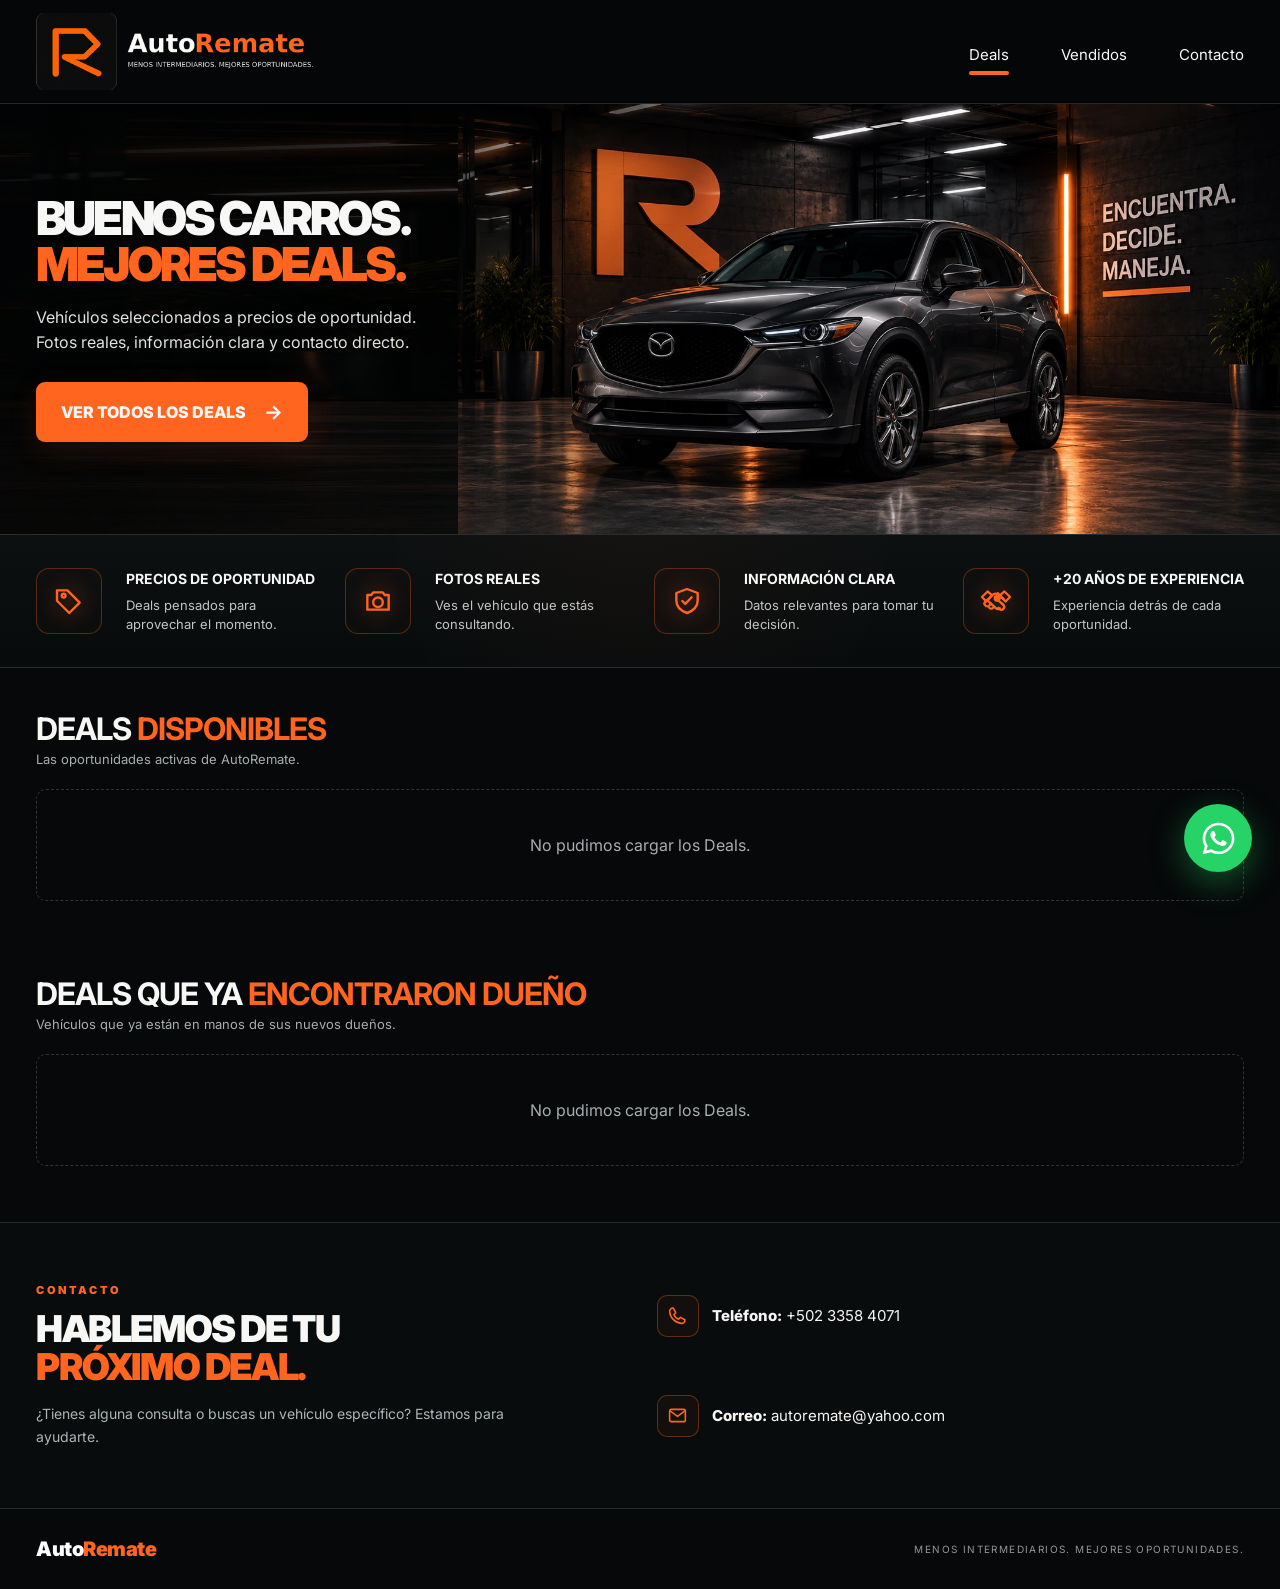
<file: index.html>
<!doctype html>
<html lang="es">
<head>
<meta charset="utf-8">

<!-- Google Tag Manager -->
<script>(function(w,d,s,l,i){w[l]=w[l]||[];w[l].push({'gtm.start':
new Date().getTime(),event:'gtm.js'});var f=d.getElementsByTagName(s)[0],
j=d.createElement(s),dl=l!='dataLayer'?'&l='+l:'';j.async=true;j.src=
'https://www.googletagmanager.com/gtm.js?id='+i+dl;f.parentNode.insertBefore(j,f);
})(window,document,'script','dataLayer','GTM-TPFKCCK6');</script>
<!-- End Google Tag Manager -->

<!-- Meta Pixel Code -->
<script>
!function(f,b,e,v,n,t,s)
{if(f.fbq)return;n=f.fbq=function(){n.callMethod?
n.callMethod.apply(n,arguments):n.queue.push(arguments)};
if(!f._fbq)f._fbq=n;n.push=n;n.loaded=!0;n.version='2.0';
n.queue=[];t=b.createElement(e);t.async=!0;
t.src=v;s=b.getElementsByTagName(e)[0];
s.parentNode.insertBefore(t,s)}(window, document,'script',
'https://connect.facebook.net/en_US/fbevents.js');
fbq('init', '1416035233806001');
fbq('track', 'PageView');
</script>
<noscript><img height="1" width="1" style="display:none"
src="https://www.facebook.com/tr?id=1416035233806001&ev=PageView&noscript=1"
/></noscript>
<!-- End Meta Pixel Code -->

<meta name="viewport" content="width=device-width,initial-scale=1">
<title>AutoRemate — Buenos carros. Mejores Deals.</title>
<meta name="description" content="Vehículos seleccionados a precios de oportunidad. Fotos reales, información clara y contacto directo.">
<link rel="canonical" href="https://autoremategt.com/">
<link rel="preconnect" href="https://fonts.googleapis.com">
<link rel="preconnect" href="https://fonts.gstatic.com" crossorigin>
<link href="https://fonts.googleapis.com/css2?family=Inter:wght@400;500;600;700;800;900&display=swap" rel="stylesheet">
<link rel="stylesheet" href="assets/site.css">
</head>
<body>

<!-- Google Tag Manager (noscript) -->
<noscript><iframe src="https://www.googletagmanager.com/ns.html?id=GTM-TPFKCCK6"
height="0" width="0" style="display:none;visibility:hidden"></iframe></noscript>
<!-- End Google Tag Manager (noscript) -->

<svg class="svgDefs" aria-hidden="true">
  <symbol id="i-whatsapp" viewBox="0 0 24 24">
    <path d="M20.5 11.8a8.5 8.5 0 0 1-12.6 7.4L3.5 20.4l1.2-4.2a8.5 8.5 0 1 1 15.8-4.4Z"/>
    <path d="M8.2 7.6c.2-.5.4-.5.7-.5h.6c.2 0 .4 0 .5.4l.8 1.9c.1.3.1.5-.1.7l-.6.8c-.2.2-.2.4 0 .7.6 1 1.4 1.8 2.4 2.4.3.2.5.2.7 0l.9-1.1c.2-.3.5-.3.8-.2l1.8.9c.3.2.5.3.5.5 0 .2-.1 1.2-.6 1.7-.5.6-1.3.9-2.1.9-.6 0-1.5-.2-2.8-.8-1.7-.8-2.9-2-4-3.5-.8-1.1-1.5-2.5-1.5-3.8 0-.7.2-1.3.6-1.8.4-.5.9-.7 1.4-.7Z"/>
  </symbol>
  <symbol id="i-search" viewBox="0 0 24 24"><circle cx="10.8" cy="10.8" r="6.8"/><path d="m16 16 5 5"/></symbol>
  <symbol id="i-tag" viewBox="0 0 24 24"><path d="M20 13.2 12.2 21 3 11.8V4h7.8L20 13.2Z"/><circle cx="8" cy="8" r="1.4"/></symbol>
  <symbol id="i-camera" viewBox="0 0 24 24"><path d="M4 7.5h3l1.4-2h7.2l1.4 2h3v11H4Z"/><circle cx="12" cy="13" r="3.6"/></symbol>
  <symbol id="i-shield" viewBox="0 0 24 24"><path d="M12 3 20 6v5.6c0 4.5-3 7.6-8 9.4-5-1.8-8-4.9-8-9.4V6Z"/><path d="m8.5 12 2.2 2.2 4.8-5"/></symbol>
  <symbol id="i-handshake" viewBox="0 0 24 24"><path d="m3 9 4-4 4 2 2-1 8 7-3 3-2-1.2-1.8 1.8-2-1.3-1.8 1.5-3.3-2.6L3 9Z"/><path d="m8 8 3 3c.8.8 1.8.8 2.6.1l1.2-1.1"/></symbol>
  <symbol id="i-phone" viewBox="0 0 24 24"><path d="M7.2 3.5 10 8.8 7.8 11c1.1 2.5 2.8 4.2 5.3 5.3l2.2-2.2 5.2 2.8c.2 2.4-1.6 4.3-4 4.1C9.2 20.3 3.7 14.8 3 7.5c-.2-2.4 1.8-4.2 4.2-4Z"/></symbol>
  <symbol id="i-mail" viewBox="0 0 24 24"><rect x="3" y="5" width="18" height="14" rx="2"/><path d="m4 7 8 6 8-6"/></symbol>
</svg>

<header class="siteHeader">
  <div class="shell headerInner">
    <a class="brand brandOfficial" href="/" aria-label="AutoRemate inicio">
      <img src="assets/autoremate-header.png" alt="AutoRemate — Menos intermediarios. Mejores oportunidades.">
    </a>

    <nav class="nav" aria-label="Principal">
      <a class="active" href="#deals">Deals</a>
      <a href="#vendidos">Vendidos</a>
      <a href="#contacto">Contacto</a>
    </nav>
  </div>
</header>

<main>
<section class="hero">
  <div class="heroPhoto" aria-hidden="true"></div>
  <div class="shell heroInner">
    <div class="heroCopy">
      <h1>BUENOS CARROS.<br><span>MEJORES DEALS.</span></h1>
      <p>Vehículos seleccionados a precios de oportunidad.<br>Fotos reales, información clara y contacto directo.</p>
      <a class="heroCta" href="#deals">VER TODOS LOS DEALS <b>→</b></a>
    </div>
  </div>
</section>

<section class="benefits" aria-label="Por qué AutoRemate">
  <div class="shell benefitsGrid">
    <article class="benefit">
      <div class="benefitIcon"><svg><use href="#i-tag"/></svg></div>
      <div><strong>PRECIOS DE OPORTUNIDAD</strong><p>Deals pensados para aprovechar el momento.</p></div>
    </article>
    <article class="benefit">
      <div class="benefitIcon"><svg><use href="#i-camera"/></svg></div>
      <div><strong>FOTOS REALES</strong><p>Ves el vehículo que estás consultando.</p></div>
    </article>
    <article class="benefit">
      <div class="benefitIcon"><svg><use href="#i-shield"/></svg></div>
      <div><strong>INFORMACIÓN CLARA</strong><p>Datos relevantes para tomar tu decisión.</p></div>
    </article>
    <article class="benefit">
      <div class="benefitIcon"><img class="benefitAssetIcon" src="assets/experience-handshake.svg" alt=""></div>
      <div><strong>+20 AÑOS DE EXPERIENCIA</strong><p>Experiencia detrás de cada oportunidad.</p></div>
    </article>
  </div>
</section>

<section class="showroom" id="deals">
  <div class="shell">
    <div class="sectionTitle">
      <div><h2>DEALS <span>DISPONIBLES</span></h2><p>Las oportunidades activas de AutoRemate.</p></div>
    </div>
    <div data-cars="active" class="dealGrid"><div class="loading">Cargando Deals…</div></div>
  </div>
</section>

<section class="showroom soldSection" id="vendidos">
  <div class="shell">
    <div class="sectionTitle">
      <div><h2>DEALS QUE YA <span>ENCONTRARON DUEÑO</span></h2><p>Vehículos que ya están en manos de sus nuevos dueños.</p></div>
    </div>
    <div data-cars="sold" class="dealGrid soldGrid"><div class="loading">Cargando Deals…</div></div>
  </div>
</section>

<section class="contact" id="contacto">
  <div class="shell contactPanel contactPanelSimple">
    <div class="contactIntro">
      <span class="eyebrow">CONTACTO</span>
      <h2>HABLEMOS DE TU<br><span>PRÓXIMO DEAL.</span></h2>
      <p>¿Tienes alguna consulta o buscas un vehículo específico? Estamos para ayudarte.</p>
    </div>
    <div class="contactLinks">
      <a class="simpleContact" href="tel:+50233584071">
        <span class="simpleIcon"><svg><use href="#i-phone"/></svg></span>
        <span><b>Teléfono:</b> +502 3358 4071</span>
      </a>
      <a class="simpleContact" href="mailto:autoremate@yahoo.com">
        <span class="simpleIcon"><svg><use href="#i-mail"/></svg></span>
        <span><b>Correo:</b> autoremate@yahoo.com</span>
      </a>
    </div>
  </div>
</section>
</main>

<a class="floatingWa" href="https://wa.me/50233584071" target="_blank" rel="noopener" aria-label="Contactar por WhatsApp"><img src="assets/whatsapp.svg" alt="" aria-hidden="true"></a>

<footer><div class="shell footerInner"><div class="brandName small">Auto<span>Remate</span></div><div>MENOS INTERMEDIARIOS. MEJORES OPORTUNIDADES.</div></div></footer>

<div id="dealModal" class="modal" aria-hidden="true">
  <div class="modalBox dealPage">
    <div id="modalContent"></div>
  </div>
</div>

<script src="assets/site.js"></script>
</body>
</html>
</file>
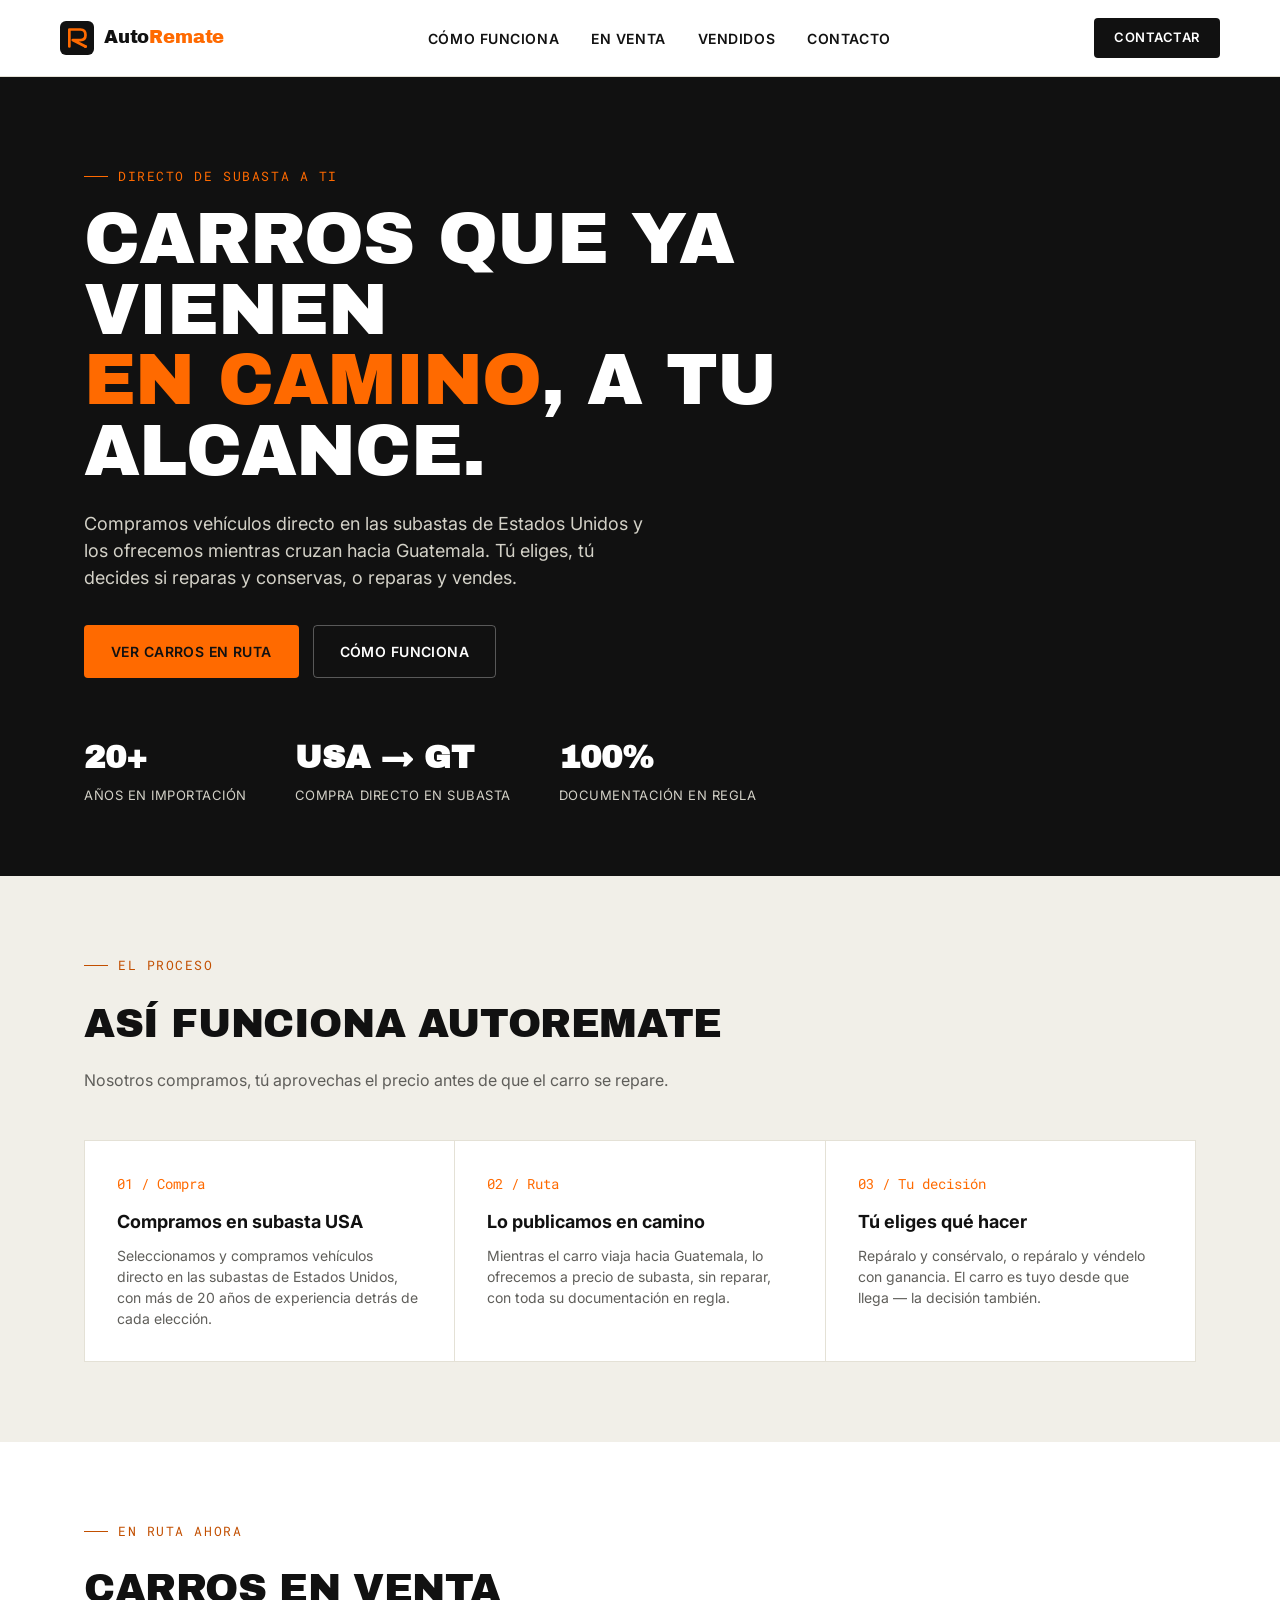
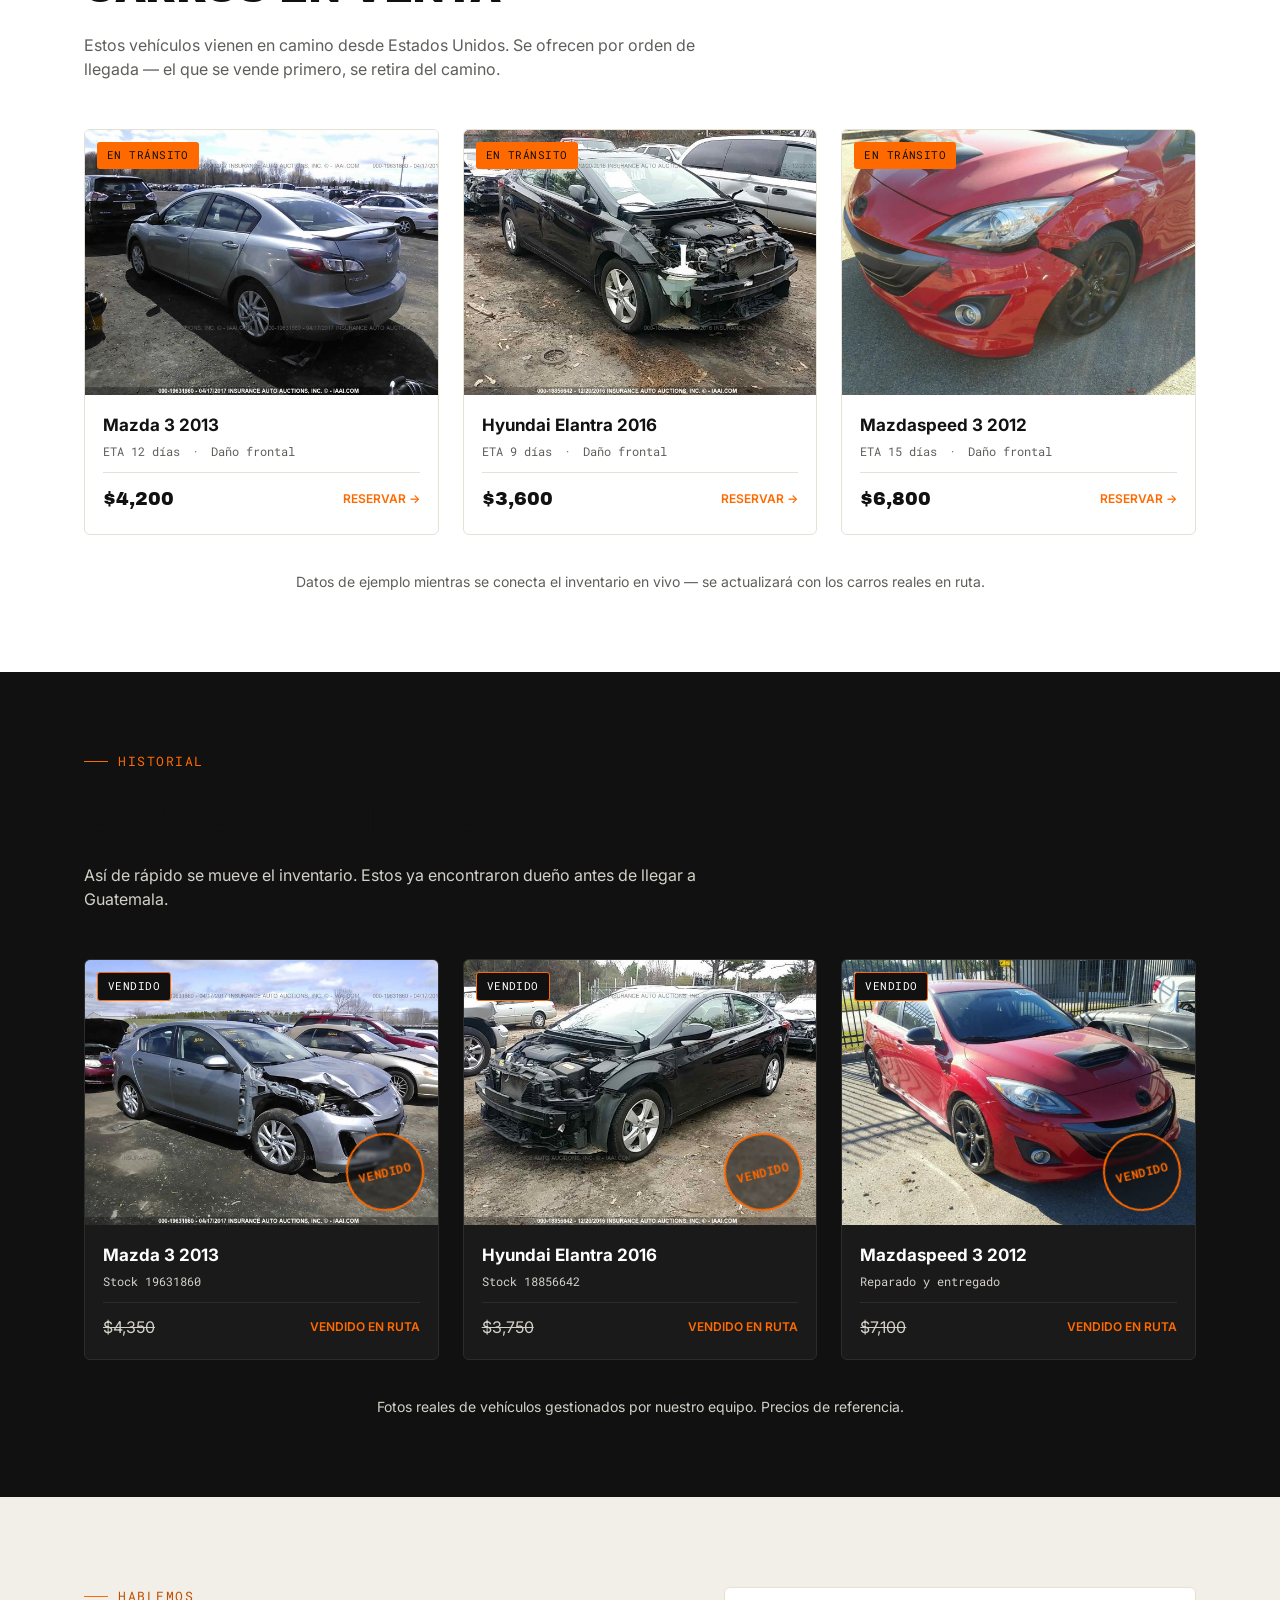
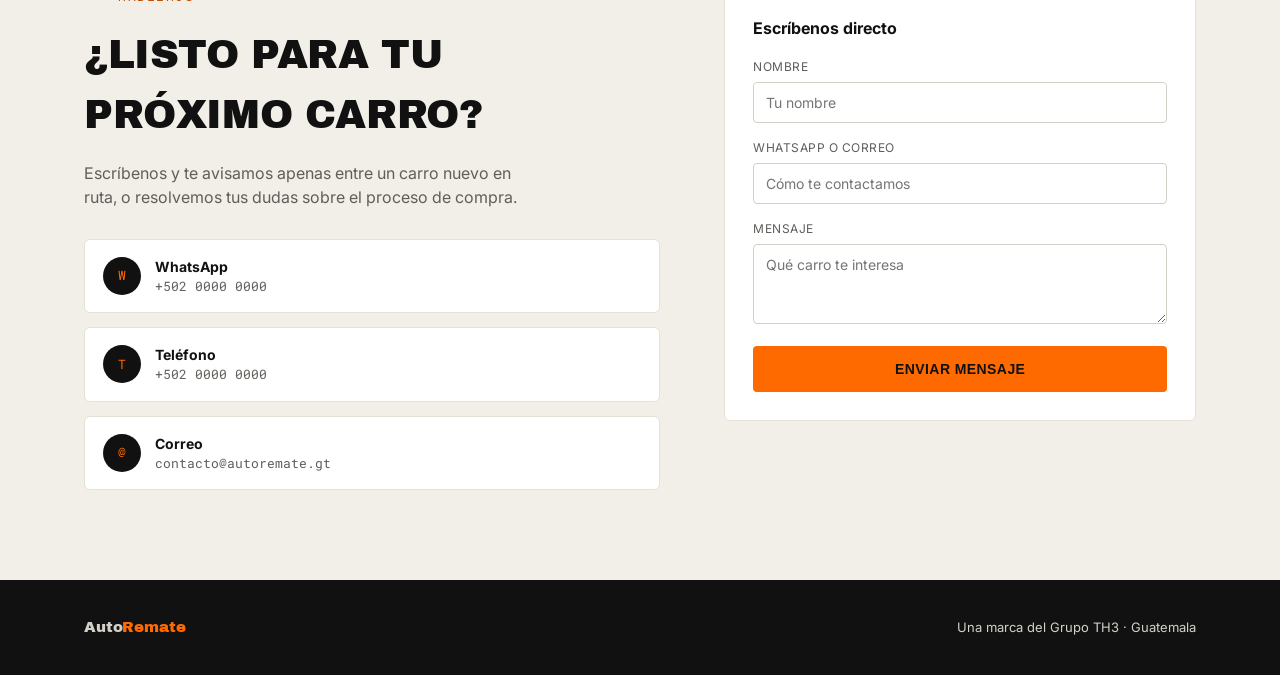
<file: Index.html>
<!DOCTYPE html>
<html lang="es">
<head>
<meta charset="UTF-8">
<meta name="viewport" content="width=device-width, initial-scale=1.0">
<title>AutoRemate — Carros de subasta USA, directo a Guatemala</title>
<link rel="preconnect" href="https://fonts.googleapis.com">
<link rel="preconnect" href="https://fonts.gstatic.com" crossorigin>
<link href="https://fonts.googleapis.com/css2?family=Archivo+Black&family=Inter:wght@400;500;600;700&family=Roboto+Mono:wght@500&display=swap" rel="stylesheet">
<style>
  :root{
    --ink:#111111;
    --paper:#FFFFFF;
    --cream:#F1EFE8;
    --orange:#FF6A00;
    --orange-dark:#C24F00;
    --gray:#5F5E5A;
    --gray-light:#D3D1C7;
    --line:#E4E1D6;
  }
  *{box-sizing:border-box;margin:0;padding:0;}
  html{scroll-behavior:smooth;}
  body{
    font-family:'Inter',sans-serif;
    color:var(--ink);
    background:var(--paper);
    line-height:1.5;
    -webkit-font-smoothing:antialiased;
  }
  a{color:inherit;text-decoration:none;}
  img{max-width:100%;display:block;}
  .wrap{max-width:1160px;margin:0 auto;padding:0 24px;}
  h1,h2,h3{font-family:'Archivo Black',sans-serif;font-weight:400;letter-spacing:-0.01em;text-transform:uppercase;}
  .mono{font-family:'Roboto Mono',monospace;}

  /* header */
  header{
    position:sticky;top:0;z-index:50;
    background:rgba(255,255,255,0.92);
    backdrop-filter:blur(8px);
    border-bottom:1px solid var(--line);
  }
  .nav{display:flex;align-items:center;justify-content:space-between;padding:18px 0;}
  .logo{display:flex;align-items:center;gap:10px;}
  .logo-mark{width:34px;height:34px;border-radius:6px;background:var(--ink);position:relative;flex:none;}
  .logo-mark svg{position:absolute;inset:0;width:100%;height:100%;}
  .logo-text{font-family:'Archivo Black',sans-serif;font-size:18px;letter-spacing:-0.01em;}
  .logo-text span{color:var(--orange);}
  nav ul{list-style:none;display:flex;gap:32px;}
  nav a{font-size:14px;font-weight:600;text-transform:uppercase;letter-spacing:0.04em;}
  nav a:hover{color:var(--orange);}
  .nav-cta{
    background:var(--ink);color:var(--paper);
    padding:10px 20px;border-radius:4px;
    font-size:13px;font-weight:600;text-transform:uppercase;letter-spacing:0.04em;
  }
  .nav-cta:hover{background:var(--orange);}
  .burger{display:none;background:none;border:none;cursor:pointer;padding:8px;}
  .burger span{display:block;width:22px;height:2px;background:var(--ink);margin:5px 0;}

  /* hero */
  .hero{
    background:var(--ink);color:var(--paper);
    padding:90px 0 70px;
    position:relative;overflow:hidden;
  }
  .hero-route{
    position:absolute;right:-40px;top:0;bottom:0;width:420px;
    opacity:0.14;pointer-events:none;
  }
  .eyebrow{
    font-family:'Roboto Mono',monospace;font-size:13px;color:var(--orange);
    letter-spacing:0.12em;text-transform:uppercase;margin-bottom:18px;
    display:flex;align-items:center;gap:10px;
  }
  .eyebrow::before{content:"";width:24px;height:1px;background:var(--orange);}
  .hero h1{font-size:clamp(38px,6vw,72px);line-height:0.98;max-width:820px;}
  .hero h1 em{font-style:normal;color:var(--orange);}
  .hero p{font-size:18px;color:var(--gray-light);max-width:560px;margin:24px 0 34px;}
  .hero-actions{display:flex;gap:14px;flex-wrap:wrap;}
  .btn{
    display:inline-flex;align-items:center;gap:8px;
    padding:15px 26px;border-radius:4px;font-size:14px;font-weight:600;
    text-transform:uppercase;letter-spacing:0.03em;
    border:1px solid transparent;
  }
  .btn-primary{background:var(--orange);color:var(--ink);}
  .btn-primary:hover{background:#ffffff;}
  .btn-ghost{border-color:rgba(255,255,255,0.3);color:var(--paper);}
  .btn-ghost:hover{border-color:var(--paper);}

  .stats{display:flex;gap:48px;margin-top:56px;flex-wrap:wrap;}
  .stat b{font-family:'Archivo Black',sans-serif;font-size:32px;display:block;}
  .stat span{font-size:13px;color:var(--gray-light);text-transform:uppercase;letter-spacing:0.04em;}

  /* how it works */
  .how{padding:80px 0;background:var(--cream);}
  .section-head{max-width:640px;margin-bottom:48px;}
  .section-head .eyebrow{color:var(--orange-dark);}
  .section-head .eyebrow::before{background:var(--orange-dark);}
  .section-head h2{font-size:clamp(28px,4vw,40px);color:var(--ink);}
  .section-head p{color:var(--gray);font-size:16px;margin-top:14px;}

  .steps{display:grid;grid-template-columns:repeat(3,1fr);gap:1px;background:var(--line);border:1px solid var(--line);}
  .step{background:var(--paper);padding:32px;}
  .step .n{font-family:'Roboto Mono',monospace;color:var(--orange);font-size:14px;margin-bottom:14px;}
  .step h3{font-family:'Inter',sans-serif;font-weight:700;text-transform:none;font-size:18px;margin-bottom:10px;letter-spacing:0;}
  .step p{color:var(--gray);font-size:14px;}

  /* listings */
  .listings{padding:80px 0;}
  .listings.alt{background:var(--ink);color:var(--paper);}
  .listings.alt .section-head p{color:var(--gray-light);}
  .listings.alt .eyebrow{color:var(--orange);}
  .listings.alt .eyebrow::before{background:var(--orange);}

  .grid{display:grid;grid-template-columns:repeat(3,1fr);gap:24px;}
  .card{
    border:1px solid var(--line);border-radius:6px;overflow:hidden;
    background:var(--paper);position:relative;
  }
  .listings.alt .card{background:#1a1a1a;border-color:#2c2c2a;}
  .card-media{aspect-ratio:4/3;overflow:hidden;position:relative;background:#eee;}
  .card-media img{width:100%;height:100%;object-fit:cover;}
  .tag{
    position:absolute;top:12px;left:12px;
    font-family:'Roboto Mono',monospace;font-size:11px;
    padding:5px 10px;border-radius:3px;text-transform:uppercase;letter-spacing:0.04em;
  }
  .tag-transito{background:var(--orange);color:var(--ink);}
  .tag-vendido{
    background:var(--ink);color:var(--paper);
    border:1px solid var(--orange);
  }
  .card-body{padding:18px 18px 20px;}
  .card-body h3{font-family:'Inter',sans-serif;font-weight:700;text-transform:none;font-size:17px;letter-spacing:0;margin-bottom:4px;}
  .card-meta{display:flex;gap:12px;font-size:12px;color:var(--gray);font-family:'Roboto Mono',monospace;margin-bottom:12px;}
  .listings.alt .card-meta{color:var(--gray-light);}
  .card-price{display:flex;justify-content:space-between;align-items:center;padding-top:12px;border-top:1px solid var(--line);}
  .listings.alt .card-price{border-color:#2c2c2a;}
  .price{font-family:'Archivo Black',sans-serif;font-size:19px;}
  .price-sold{color:var(--gray);text-decoration:line-through;font-size:16px;}
  .listings.alt .price-sold{color:var(--gray-light);}
  .card-cta{font-size:12px;font-weight:600;text-transform:uppercase;color:var(--orange);}
  .stamp{
    position:absolute;bottom:14px;right:14px;
    width:78px;height:78px;border-radius:50%;
    border:2px solid var(--orange);
    display:flex;align-items:center;justify-content:center;
    transform:rotate(-14deg);
    background:rgba(17,17,17,0.55);
    backdrop-filter:blur(1px);
  }
  .stamp span{
    font-family:'Roboto Mono',monospace;color:var(--orange);
    font-size:12px;font-weight:700;text-transform:uppercase;letter-spacing:0.05em;text-align:center;
  }

  .listings-foot{margin-top:36px;text-align:center;color:var(--gray);font-size:14px;}
  .listings.alt .listings-foot{color:var(--gray-light);}

  /* contact */
  .contact{padding:90px 0;background:var(--cream);}
  .contact-grid{display:grid;grid-template-columns:1.1fr 0.9fr;gap:64px;align-items:start;}
  .contact h2{font-size:clamp(28px,4vw,40px);}
  .contact p.lead{color:var(--gray);font-size:16px;margin:16px 0 30px;max-width:440px;}
  .channels{display:flex;flex-direction:column;gap:14px;}
  .channel{
    display:flex;align-items:center;gap:14px;
    background:var(--paper);border:1px solid var(--line);border-radius:6px;
    padding:16px 18px;
  }
  .channel .ico{
    width:38px;height:38px;border-radius:50%;background:var(--ink);color:var(--orange);
    display:flex;align-items:center;justify-content:center;font-family:'Roboto Mono',monospace;font-size:13px;flex:none;
  }
  .channel b{display:block;font-size:14px;}
  .channel span{display:block;font-size:13px;color:var(--gray);font-family:'Roboto Mono',monospace;}

  form{background:var(--paper);border:1px solid var(--line);border-radius:6px;padding:28px;}
  form h3{font-family:'Inter',sans-serif;font-weight:700;text-transform:none;font-size:16px;margin-bottom:18px;letter-spacing:0;}
  .field{margin-bottom:16px;}
  .field label{display:block;font-size:12px;text-transform:uppercase;letter-spacing:0.04em;color:var(--gray);margin-bottom:6px;}
  .field input,.field textarea{
    width:100%;border:1px solid var(--gray-light);border-radius:4px;
    padding:11px 12px;font-family:'Inter',sans-serif;font-size:14px;background:var(--paper);
  }
  .field textarea{resize:vertical;min-height:80px;}
  form .btn-primary{width:100%;justify-content:center;border:none;cursor:pointer;}

  footer{background:var(--ink);color:var(--gray-light);padding:36px 0;}
  .foot-row{display:flex;justify-content:space-between;align-items:center;font-size:13px;flex-wrap:wrap;gap:12px;}
  .foot-row .logo-text{font-size:15px;}

  @media(max-width:860px){
    nav ul,.nav-cta{display:none;}
    .burger{display:block;}
    .stats{gap:28px;}
    .steps{grid-template-columns:1fr;}
    .grid{grid-template-columns:1fr;}
    .contact-grid{grid-template-columns:1fr;gap:36px;}
  }
</style>
</head>
<body>

<header>
  <div class="wrap nav">
    <div class="logo">
      <span class="logo-mark">
        <svg viewBox="0 0 200 200" xmlns="http://www.w3.org/2000/svg">
          <path d="M55 150 L55 50 L120 50 Q150 50 150 82 Q150 112 120 112 L75 112 L150 150"
                fill="none" stroke="#FF6A00" stroke-width="16" stroke-linecap="round" stroke-linejoin="round"/>
          <circle cx="150" cy="150" r="9" fill="#FF6A00"/>
        </svg>
      </span>
      <span class="logo-text">Auto<span>Remate</span></span>
    </div>
    <nav>
      <ul>
        <li><a href="#como-funciona">Cómo funciona</a></li>
        <li><a href="#en-venta">En venta</a></li>
        <li><a href="#vendidos">Vendidos</a></li>
        <li><a href="#contacto">Contacto</a></li>
      </ul>
    </nav>
    <a href="#contacto" class="nav-cta">Contactar</a>
    <button class="burger" aria-label="Menú"><span></span><span></span><span></span></button>
  </div>
</header>

<section class="hero">
  <div class="wrap">
    <div class="eyebrow">Directo de subasta a ti</div>
    <h1>Carros que ya vienen<br><em>en camino</em>, a tu alcance.</h1>
    <p>Compramos vehículos directo en las subastas de Estados Unidos y los ofrecemos mientras cruzan hacia Guatemala. Tú eliges, tú decides si reparas y conservas, o reparas y vendes.</p>
    <div class="hero-actions">
      <a href="#en-venta" class="btn btn-primary">Ver carros en ruta</a>
      <a href="#como-funciona" class="btn btn-ghost">Cómo funciona</a>
    </div>
    <div class="stats">
      <div class="stat"><b>20+</b><span>Años en importación</span></div>
      <div class="stat"><b>USA → GT</b><span>Compra directo en subasta</span></div>
      <div class="stat"><b>100%</b><span>Documentación en regla</span></div>
    </div>
  </div>
</section>

<section class="how" id="como-funciona">
  <div class="wrap">
    <div class="section-head">
      <div class="eyebrow">El proceso</div>
      <h2>Así funciona AutoRemate</h2>
      <p>Nosotros compramos, tú aprovechas el precio antes de que el carro se repare.</p>
    </div>
    <div class="steps">
      <div class="step">
        <div class="n mono">01 / Compra</div>
        <h3>Compramos en subasta USA</h3>
        <p>Seleccionamos y compramos vehículos directo en las subastas de Estados Unidos, con más de 20 años de experiencia detrás de cada elección.</p>
      </div>
      <div class="step">
        <div class="n mono">02 / Ruta</div>
        <h3>Lo publicamos en camino</h3>
        <p>Mientras el carro viaja hacia Guatemala, lo ofrecemos a precio de subasta, sin reparar, con toda su documentación en regla.</p>
      </div>
      <div class="step">
        <div class="n mono">03 / Tu decisión</div>
        <h3>Tú eliges qué hacer</h3>
        <p>Repáralo y consérvalo, o repáralo y véndelo con ganancia. El carro es tuyo desde que llega — la decisión también.</p>
      </div>
    </div>
  </div>
</section>

<section class="listings" id="en-venta">
  <div class="wrap">
    <div class="section-head">
      <div class="eyebrow">En ruta ahora</div>
      <h2>Carros en venta</h2>
      <p>Estos vehículos vienen en camino desde Estados Unidos. Se ofrecen por orden de llegada — el que se vende primero, se retira del camino.</p>
    </div>
    <div class="grid">
      <div class="card">
        <div class="card-media">
          <img src="images/mazda3-3.jpg" alt="Mazda 3 2013 plateado, en ruta hacia Guatemala">
          <span class="tag tag-transito">En tránsito</span>
        </div>
        <div class="card-body">
          <h3>Mazda 3 2013</h3>
          <div class="card-meta"><span>ETA 12 días</span><span>·</span><span>Daño frontal</span></div>
          <div class="card-price">
            <span class="price">$4,200</span>
            <span class="card-cta">Reservar →</span>
          </div>
        </div>
      </div>
      <div class="card">
        <div class="card-media">
          <img src="images/elantra-1.jpg" alt="Hyundai Elantra 2016 negro, en ruta hacia Guatemala">
          <span class="tag tag-transito">En tránsito</span>
        </div>
        <div class="card-body">
          <h3>Hyundai Elantra 2016</h3>
          <div class="card-meta"><span>ETA 9 días</span><span>·</span><span>Daño frontal</span></div>
          <div class="card-price">
            <span class="price">$3,600</span>
            <span class="card-cta">Reservar →</span>
          </div>
        </div>
      </div>
      <div class="card">
        <div class="card-media">
          <img src="images/speed3-1.jpg" alt="Mazdaspeed 3 rojo, en ruta hacia Guatemala">
          <span class="tag tag-transito">En tránsito</span>
        </div>
        <div class="card-body">
          <h3>Mazdaspeed 3 2012</h3>
          <div class="card-meta"><span>ETA 15 días</span><span>·</span><span>Daño frontal</span></div>
          <div class="card-price">
            <span class="price">$6,800</span>
            <span class="card-cta">Reservar →</span>
          </div>
        </div>
      </div>
    </div>
    <p class="listings-foot">Datos de ejemplo mientras se conecta el inventario en vivo — se actualizará con los carros reales en ruta.</p>
  </div>
</section>

<section class="listings alt" id="vendidos">
  <div class="wrap">
    <div class="section-head">
      <div class="eyebrow">Historial</div>
      <h2>Carros vendidos</h2>
      <p>Así de rápido se mueve el inventario. Estos ya encontraron dueño antes de llegar a Guatemala.</p>
    </div>
    <div class="grid">
      <div class="card">
        <div class="card-media">
          <img src="images/mazda3-1.jpg" alt="Mazda 3 2013 plateado vendido">
          <span class="tag tag-vendido">Vendido</span>
          <div class="stamp"><span>Vendido</span></div>
        </div>
        <div class="card-body">
          <h3>Mazda 3 2013</h3>
          <div class="card-meta"><span>Stock 19631860</span></div>
          <div class="card-price">
            <span class="price-sold">$4,350</span>
            <span class="card-cta">Vendido en ruta</span>
          </div>
        </div>
      </div>
      <div class="card">
        <div class="card-media">
          <img src="images/elantra-2.jpg" alt="Hyundai Elantra 2016 negro vendido">
          <span class="tag tag-vendido">Vendido</span>
          <div class="stamp"><span>Vendido</span></div>
        </div>
        <div class="card-body">
          <h3>Hyundai Elantra 2016</h3>
          <div class="card-meta"><span>Stock 18856642</span></div>
          <div class="card-price">
            <span class="price-sold">$3,750</span>
            <span class="card-cta">Vendido en ruta</span>
          </div>
        </div>
      </div>
      <div class="card">
        <div class="card-media">
          <img src="images/speed3-2.jpg" alt="Mazdaspeed 3 rojo vendido">
          <span class="tag tag-vendido">Vendido</span>
          <div class="stamp"><span>Vendido</span></div>
        </div>
        <div class="card-body">
          <h3>Mazdaspeed 3 2012</h3>
          <div class="card-meta"><span>Reparado y entregado</span></div>
          <div class="card-price">
            <span class="price-sold">$7,100</span>
            <span class="card-cta">Vendido en ruta</span>
          </div>
        </div>
      </div>
    </div>
    <p class="listings-foot">Fotos reales de vehículos gestionados por nuestro equipo. Precios de referencia.</p>
  </div>
</section>

<section class="contact" id="contacto">
  <div class="wrap contact-grid">
    <div>
      <div class="eyebrow" style="color:var(--orange-dark)">Hablemos</div>
      <h2>¿Listo para tu próximo carro?</h2>
      <p class="lead">Escríbenos y te avisamos apenas entre un carro nuevo en ruta, o resolvemos tus dudas sobre el proceso de compra.</p>
      <div class="channels">
        <div class="channel">
          <div class="ico">W</div>
          <div><b>WhatsApp</b><span>+502 0000 0000</span></div>
        </div>
        <div class="channel">
          <div class="ico">T</div>
          <div><b>Teléfono</b><span>+502 0000 0000</span></div>
        </div>
        <div class="channel">
          <div class="ico">@</div>
          <div><b>Correo</b><span>contacto@autoremate.gt</span></div>
        </div>
      </div>
    </div>
    <form onsubmit="event.preventDefault(); alert('Formulario de ejemplo — conectar a WhatsApp o correo real.');">
      <h3>Escríbenos directo</h3>
      <div class="field">
        <label>Nombre</label>
        <input type="text" placeholder="Tu nombre" required>
      </div>
      <div class="field">
        <label>WhatsApp o correo</label>
        <input type="text" placeholder="Cómo te contactamos" required>
      </div>
      <div class="field">
        <label>Mensaje</label>
        <textarea placeholder="Qué carro te interesa"></textarea>
      </div>
      <button type="submit" class="btn btn-primary">Enviar mensaje</button>
    </form>
  </div>
</section>

<footer>
  <div class="wrap foot-row">
    <div class="logo">
      <span class="logo-text">Auto<span>Remate</span></span>
    </div>
    <span>Una marca del Grupo TH3 · Guatemala</span>
  </div>
</footer>

</body>
</html>
</file>
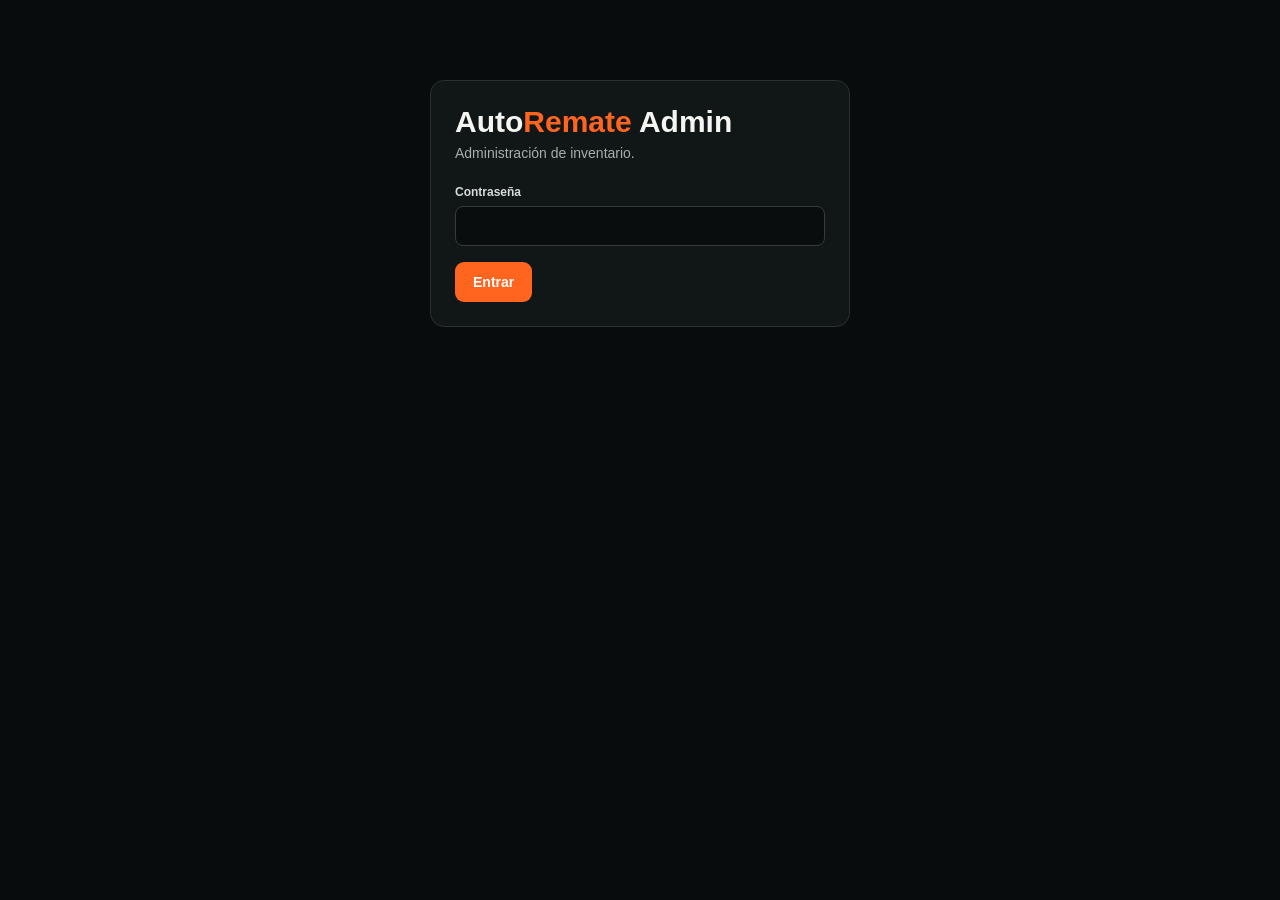
<file: admin.html>
<!doctype html>
<html lang="es">
<head>
<meta charset="utf-8"><meta name="viewport" content="width=device-width,initial-scale=1">
<title>AutoRemate — Admin</title>
<style>
:root{--bg:#090c0d;--panel:#111617;--line:#293033;--text:#f5f5f2;--muted:#a8afb1;--orange:#ff651f;--green:#25d366}
*{box-sizing:border-box}body{margin:0;background:var(--bg);color:var(--text);font:14px Arial,sans-serif}.wrap{width:min(1180px,calc(100% - 32px));margin:32px auto 80px}
h1{font-size:30px;margin:0 0 6px}h1 span{color:var(--orange)}.sub{color:var(--muted);margin:0 0 24px}.panel{background:var(--panel);border:1px solid var(--line);border-radius:14px;padding:24px;margin:18px 0}
h2{margin:0 0 18px;font-size:20px}.section-title{font-size:12px;letter-spacing:1.5px;color:var(--orange);font-weight:800;text-transform:uppercase;margin:26px 0 12px;padding-top:20px;border-top:1px solid var(--line)}
.grid{display:grid;grid-template-columns:repeat(3,1fr);gap:14px}.grid.two{grid-template-columns:repeat(2,1fr)}.field{display:flex;flex-direction:column;gap:7px}.field.full{grid-column:1/-1}
label{font-size:12px;font-weight:700;color:#d7dbdc}input,select,textarea{width:100%;background:#090d0e;color:white;border:1px solid #343c3f;border-radius:8px;padding:11px 12px;font:inherit}textarea{min-height:100px;resize:vertical}
button{font:inherit}.btn{border:0;border-radius:9px;padding:12px 18px;font-weight:800;cursor:pointer}.primary{background:var(--orange);color:white}.secondary{background:#252b2d;color:white}.danger{background:#7f2727;color:white}.success{background:#176d39;color:white}
.toolbar{display:flex;gap:10px;align-items:center;flex-wrap:wrap}.status-toggle{display:flex;gap:8px}.status-toggle button{background:#202628;color:#fff;border:1px solid #343c3f;border-radius:20px;padding:9px 14px;cursor:pointer}.status-toggle button.active{background:var(--orange);border-color:var(--orange)}
.equipment{display:grid;grid-template-columns:repeat(4,1fr);gap:8px}.check{display:flex;align-items:center;gap:8px;background:#0b0f10;border:1px solid #293033;padding:10px;border-radius:8px}.check input{width:auto}
.drop{border:2px dashed #3a4447;border-radius:10px;padding:20px;text-align:center;color:var(--muted);cursor:pointer}.drop.has{border-color:var(--orange);color:white}.previews{display:flex;flex-wrap:wrap;gap:8px;margin-top:10px}.thumb{position:relative}.thumb img{width:92px;height:70px;object-fit:cover;border-radius:7px}.thumb button{position:absolute;right:-5px;top:-5px;width:21px;height:21px;border:0;border-radius:50%;background:#a82e2e;color:white;cursor:pointer}
.msg{margin:12px 0;padding:10px 12px;border-radius:8px;display:none}.msg.ok{display:block;background:#123d25}.msg.err{display:block;background:#4b1d1d}
.car{display:grid;grid-template-columns:110px 1fr auto;gap:15px;align-items:center;padding:12px 0;border-bottom:1px solid var(--line)}.car img{width:110px;height:76px;object-fit:cover;border-radius:8px}.car small{color:var(--muted);display:block;margin-top:5px}.actions{display:flex;gap:7px;flex-wrap:wrap;justify-content:flex-end}.actions button{padding:8px 10px;border:0;border-radius:7px;color:white;cursor:pointer}
.login{max-width:420px;margin:80px auto}.logout{float:right;color:var(--muted);cursor:pointer}
@media(max-width:850px){.grid,.grid.two{grid-template-columns:1fr 1fr}.equipment{grid-template-columns:1fr 1fr}.car{grid-template-columns:80px 1fr}.car img{width:80px}.actions{grid-column:1/-1;justify-content:flex-start}}
@media(max-width:560px){.grid,.grid.two,.equipment{grid-template-columns:1fr}}
</style>
</head>
<body><div class="wrap">
<div id="login" class="panel login"><h1>Auto<span>Remate</span> Admin</h1><p class="sub">Administración de inventario.</p><div class="field"><label>Contraseña</label><input id="password" type="password"></div><div id="loginMsg" class="msg"></div><br><button class="btn primary" onclick="doLogin()">Entrar</button></div>
<div id="app" style="display:none"><span class="logout" onclick="logout()">Cerrar sesión</span><h1>Auto<span>Remate</span> — Admin</h1><p class="sub">La información cargada aquí alimenta Home y la ficha completa de cada Deal.</p>
<div class="panel"><h2 id="formTitle">Nuevo Deal</h2><div id="formMsg" class="msg"></div>
<div class="section-title">Estado comercial</div><div class="status-toggle"><button data-status="transito" class="active" onclick="setStatus('transito')">En tránsito</button><button data-status="disponible" onclick="setStatus('disponible')">Disponible</button><button data-status="vendido" onclick="setStatus('vendido')">Vendido</button></div>
<div class="section-title">Identidad y precio</div><div class="grid">
<div class="field"><label>Año *</label><input id="year" type="number" min="1900" max="2100"></div><div class="field"><label>Marca *</label><input id="make" placeholder="Mazda"></div><div class="field"><label>Modelo *</label><input id="model" placeholder="CX-9"></div>
<div class="field"><label>Versión / Trim</label><input id="trim" placeholder="Touring"></div><div class="field"><label>Precio GTQ *</label><input id="price" type="number" min="0"></div><div class="field"><label>Stock</label><input id="stock" placeholder="AR-1028"></div>
</div>
<div class="section-title">Especificaciones</div><div class="grid">
<div class="field"><label>Motor</label><input id="engine" placeholder="2.5 L 4 cilindros"></div><div class="field"><label>Combustible</label><select id="fuel"><option value="">—</option><option>Gasolina</option><option>Diésel</option><option>Híbrido</option><option>Eléctrico</option></select></div><div class="field"><label>Transmisión</label><select id="transmission"><option value="">—</option><option>Automática</option><option>Manual</option><option>CVT</option></select></div>
<div class="field"><label>Tracción</label><select id="drivetrain"><option value="">—</option><option>FWD</option><option>RWD</option><option>AWD</option><option>4WD</option></select></div><div class="field"><label>Kilometraje (millas)</label><input id="mileage" type="number" min="0"></div><div class="field"><label>Pasajeros</label><input id="passengers" type="number" min="1" max="15"></div>
<div class="field"><label>Color</label><input id="color"></div><div class="field"><label>Tipo de título</label><input id="titleType" placeholder="Salvage / Clean / Rebuilt"></div>
</div>
<div class="section-title">Condición y logística</div><div class="grid two">
<div class="field"><label>Fecha estimada de llegada</label><input id="arrival" type="date"></div><div class="field"><label>Daño principal</label><input id="damage" placeholder="Frontal"></div>
<div class="field full"><label>Descripción de condición</label><textarea id="conditionDescription" placeholder="Ej: Daño frontal. Arranca y enciende. Airbags intactos..."></textarea></div>
</div>
<div class="section-title">Equipamiento destacado</div><div id="equipment" class="equipment"></div>
<div class="field full" style="margin-top:12px"><label>Otro equipamiento (uno por línea)</label><textarea id="equipmentOther" placeholder="Techo panorámico&#10;Asientos eléctricos"></textarea></div>
<div class="section-title">Fotografías</div><div id="existingPhotos" class="previews"></div><div class="drop" id="drop" onclick="fileInput.click()">Selecciona hasta 20 fotografías</div><input id="fileInput" type="file" accept="image/*" multiple hidden onchange="chooseFiles(this)"><div id="previews" class="previews"></div>
<br><div class="toolbar"><button id="saveBtn" class="btn primary" onclick="saveDeal()">Guardar Deal</button><button id="cancelBtn" class="btn secondary" style="display:none" onclick="resetForm()">Cancelar edición</button></div></div>
<div class="panel"><h2>Inventario</h2><div id="cars">Cargando…</div></div>
</div></div>
<script>
const API='https://autoremate-api.jonagar90.workers.dev';
const EQ=['Pantalla táctil','Apple CarPlay / Android Auto','Cámara de reversa','Sensores de parqueo','Aire acondicionado','Controles en el timón','Rines de aleación','Bluetooth','Asientos de cuero','Techo panorámico','Encendido por botón','Control crucero'];
let token=localStorage.getItem('ar_admin')||'',status='transito',files=[],editing=null,existing=[];
const $=id=>document.getElementById(id), esc=s=>String(s??'').replace(/[&<>"']/g,m=>({'&':'&amp;','<':'&lt;','>':'&gt;','"':'&quot;',"'":'&#39;'}[m]));
function msg(id,t,ok=true){const e=$(id);e.textContent=t;e.className='msg '+(ok?'ok':'err')}
function doLogin(){token=$('password').value;fetch(API+'/api/admin/login',{method:'POST',headers:{'Content-Type':'application/json'},body:JSON.stringify({password:token})}).then(r=>r.json()).then(d=>{if(!d.ok)throw Error(d.error||'Contraseña incorrecta');localStorage.setItem('ar_admin',token);show()}).catch(e=>msg('loginMsg',e.message,false))}
function show(){$('login').style.display='none';$('app').style.display='block';renderEquipment([]);loadCars()}
function logout(){localStorage.removeItem('ar_admin');location.reload()}
function setStatus(s){status=s;document.querySelectorAll('[data-status]').forEach(b=>b.classList.toggle('active',b.dataset.status===s))}
function renderEquipment(selected){$('equipment').innerHTML=EQ.map(x=>`<label class="check"><input type="checkbox" value="${esc(x)}" ${selected.includes(x)?'checked':''}>${esc(x)}</label>`).join('')}
function chooseFiles(inp){files=[...files,...Array.from(inp.files||[])].slice(0,20-existing.length);inp.value='';renderFiles()}
function renderFiles(){$('previews').innerHTML=files.map((f,i)=>`<div class="thumb"><img src="${URL.createObjectURL(f)}"><button onclick="files.splice(${i},1);renderFiles()">×</button></div>`).join('');$('drop').textContent=`${existing.length+files.length}/20 fotografías — toca para agregar`; $('drop').classList.toggle('has',files.length>0)}
function renderExisting(){$('existingPhotos').innerHTML=existing.map((k,i)=>`<div class="thumb"><img src="${API}/${esc(k)}"><button onclick="existing.splice(${i},1);renderExisting();renderFiles()">×</button></div>`).join('')}
function val(id){return $(id).value.trim()}
function payload(images){const equipment=[...document.querySelectorAll('#equipment input:checked')].map(x=>x.value);const other=val('equipmentOther').split(/\n+/).map(x=>x.trim()).filter(Boolean);return {status,type:status==='vendido'?'vendido':'venta',year:Number(val('year'))||'',make:val('make'),model:val('model'),trim:val('trim'),title:[val('year'),val('make'),val('model')].filter(Boolean).join(' '),price:Number(val('price'))||0,stock:val('stock'),engine:val('engine'),fuel:val('fuel'),transmission:val('transmission'),drivetrain:val('drivetrain'),mileage:Number(val('mileage'))||'',passengers:Number(val('passengers'))||'',color:val('color'),titleType:val('titleType'),arrival:val('arrival'),damage:val('damage'),conditionDescription:val('conditionDescription'),equipment:[...new Set([...equipment,...other])],images}}
async function autoCropAuctionFooter(file){
 if(!file||!file.type||!file.type.startsWith('image/'))return file;
 const ratio=.04, bitmap=await createImageBitmap(file), w=bitmap.width, h=bitmap.height;
 const kept=Math.max(1,Math.round(h*(1-ratio))), canvas=document.createElement('canvas');
 canvas.width=w;canvas.height=kept;
 const ctx=canvas.getContext('2d',{alpha:false});
 ctx.drawImage(bitmap,0,0,w,kept,0,0,w,kept);if(bitmap.close)bitmap.close();
 const type=/image\/(jpeg|jpg|webp)/i.test(file.type)?file.type:'image/jpeg';
 const blob=await new Promise((ok,no)=>canvas.toBlob(b=>b?ok(b):no(Error('No se pudo procesar la fotografía.')),type,.94));
 const ext=type.includes('webp')?'.webp':'.jpg',base=(file.name||'foto').replace(/\.[^.]+$/,'');
 return new File([blob],base+'-clean'+ext,{type,lastModified:Date.now()});
}
async function uploadNew(){const keys=[];for(let i=0;i<files.length;i++){$('saveBtn').textContent=`Subiendo foto ${i+1}/${files.length}…`;const fd=new FormData();const cleanFile=await autoCropAuctionFooter(files[i]);fd.append('file',cleanFile);const r=await fetch(API+'/api/upload',{method:'POST',headers:{Authorization:`Bearer ${token}`},body:fd});const d=await r.json();if(!d.ok)throw Error(d.error||'Error al subir foto');keys.push(d.key)}return keys}
async function saveDeal(){if(!val('year')||!val('make')||!val('model')||!val('price'))return msg('formMsg','Completa año, marca, modelo y precio.',false);$('saveBtn').disabled=true;try{const newKeys=await uploadNew(),body=payload([...existing,...newKeys]);const url=editing?`${API}/api/cars/${editing}`:`${API}/api/cars`;const r=await fetch(url,{method:editing?'PATCH':'POST',headers:{'Content-Type':'application/json',Authorization:`Bearer ${token}`},body:JSON.stringify(body)});const d=await r.json();if(!d.ok)throw Error(d.error||'No se pudo guardar');msg('formMsg',editing?'Deal actualizado.':'Deal creado.');resetForm(false);loadCars()}catch(e){msg('formMsg',e.message,false)}finally{$('saveBtn').disabled=false;$('saveBtn').textContent='Guardar Deal'}}
async function loadCars(){try{const r=await fetch(API+'/api/cars');const d=await r.json(),cs=d.cars||[];$('cars').innerHTML=cs.map(c=>{const im=(c.images||[])[0];return `<div class="car">${im?`<img src="${API}/${esc(im)}">`:'<div></div>'}<div><b>${esc(c.year||'')} ${esc(c.make||'')} ${esc(c.model||c.title||'')}</b><small>${esc(c.status||c.type)} · Q ${Number(c.price||0).toLocaleString()} · ${(c.images||[]).length} fotos</small></div><div class="actions"><button class="secondary" onclick='editDeal(${JSON.stringify(JSON.stringify(c))})'>Editar</button>${c.status!=='vendido'?`<button class="success" onclick="quickStatus('${esc(c.id)}','vendido')">Vendido</button>`:''}<button class="danger" onclick="removeDeal('${esc(c.id)}')">Eliminar</button></div></div>`}).join('')||'Sin inventario.'}catch(e){$('cars').textContent='No se pudo cargar.'}}
function editDeal(raw){const c=JSON.parse(raw);editing=c.id;existing=[...(c.images||[])];setStatus(c.status||(c.type==='vendido'?'vendido':'transito'));['year','make','model','trim','price','stock','engine','fuel','transmission','drivetrain','mileage','passengers','color','titleType','arrival','damage','conditionDescription'].forEach(k=>$(k).value=c[k]??'');const known=(c.equipment||[]).filter(x=>EQ.includes(x)),other=(c.equipment||[]).filter(x=>!EQ.includes(x));renderEquipment(known);$('equipmentOther').value=other.join('\n');renderExisting();files=[];renderFiles();$('formTitle').textContent='Editar Deal';$('cancelBtn').style.display='inline-block';scrollTo({top:0,behavior:'smooth'})}
function resetForm(clearMsg=true){editing=null;existing=[];files=[];document.querySelectorAll('#app input:not([type=checkbox]),#app textarea,#app select').forEach(e=>e.value='');setStatus('transito');renderEquipment([]);renderExisting();renderFiles();$('formTitle').textContent='Nuevo Deal';$('cancelBtn').style.display='none';if(clearMsg)$('formMsg').className='msg'}
async function quickStatus(id,s){await fetch(`${API}/api/cars/${id}`,{method:'PATCH',headers:{'Content-Type':'application/json',Authorization:`Bearer ${token}`},body:JSON.stringify({status:s,type:s==='vendido'?'vendido':'venta'})});loadCars()}
async function removeDeal(id){if(!confirm('¿Eliminar este Deal?'))return;await fetch(`${API}/api/cars/${id}`,{method:'DELETE',headers:{Authorization:`Bearer ${token}`}});loadCars()}
if(token)show();
</script></body></html>
</file>
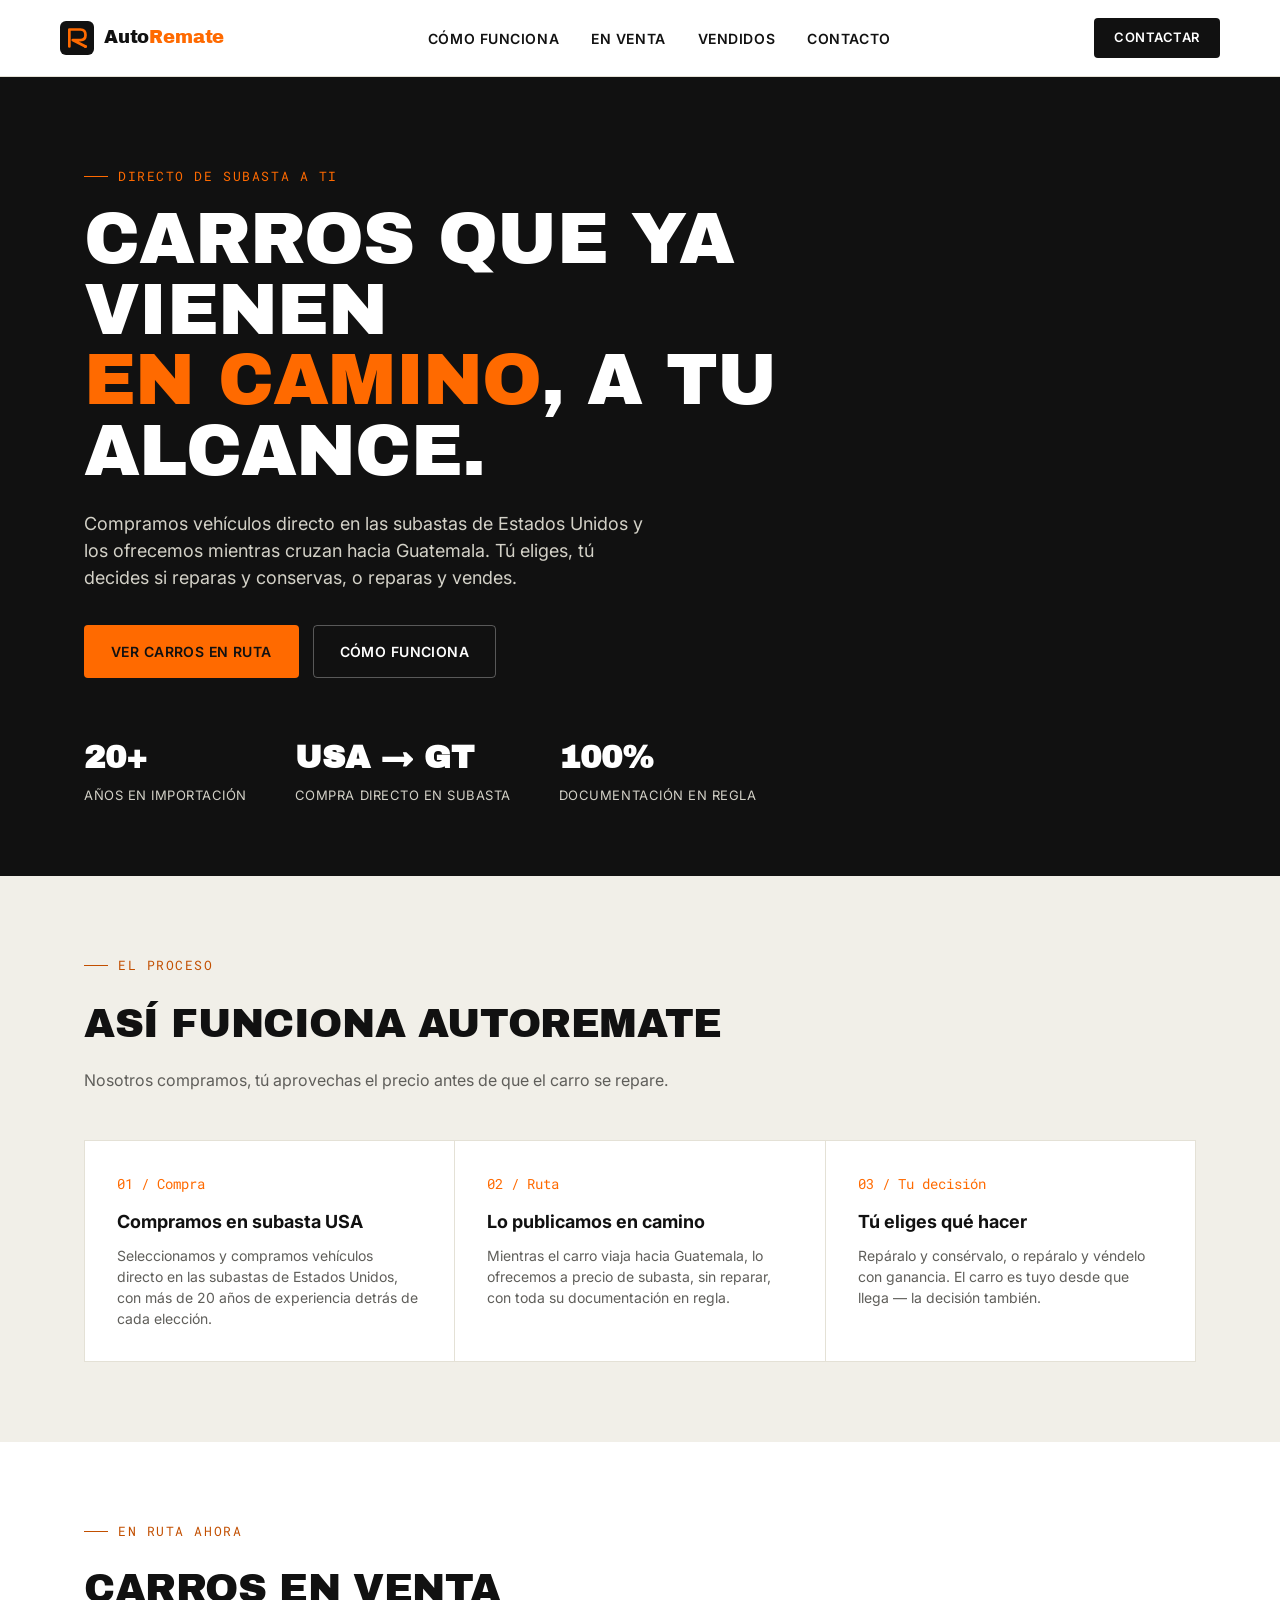
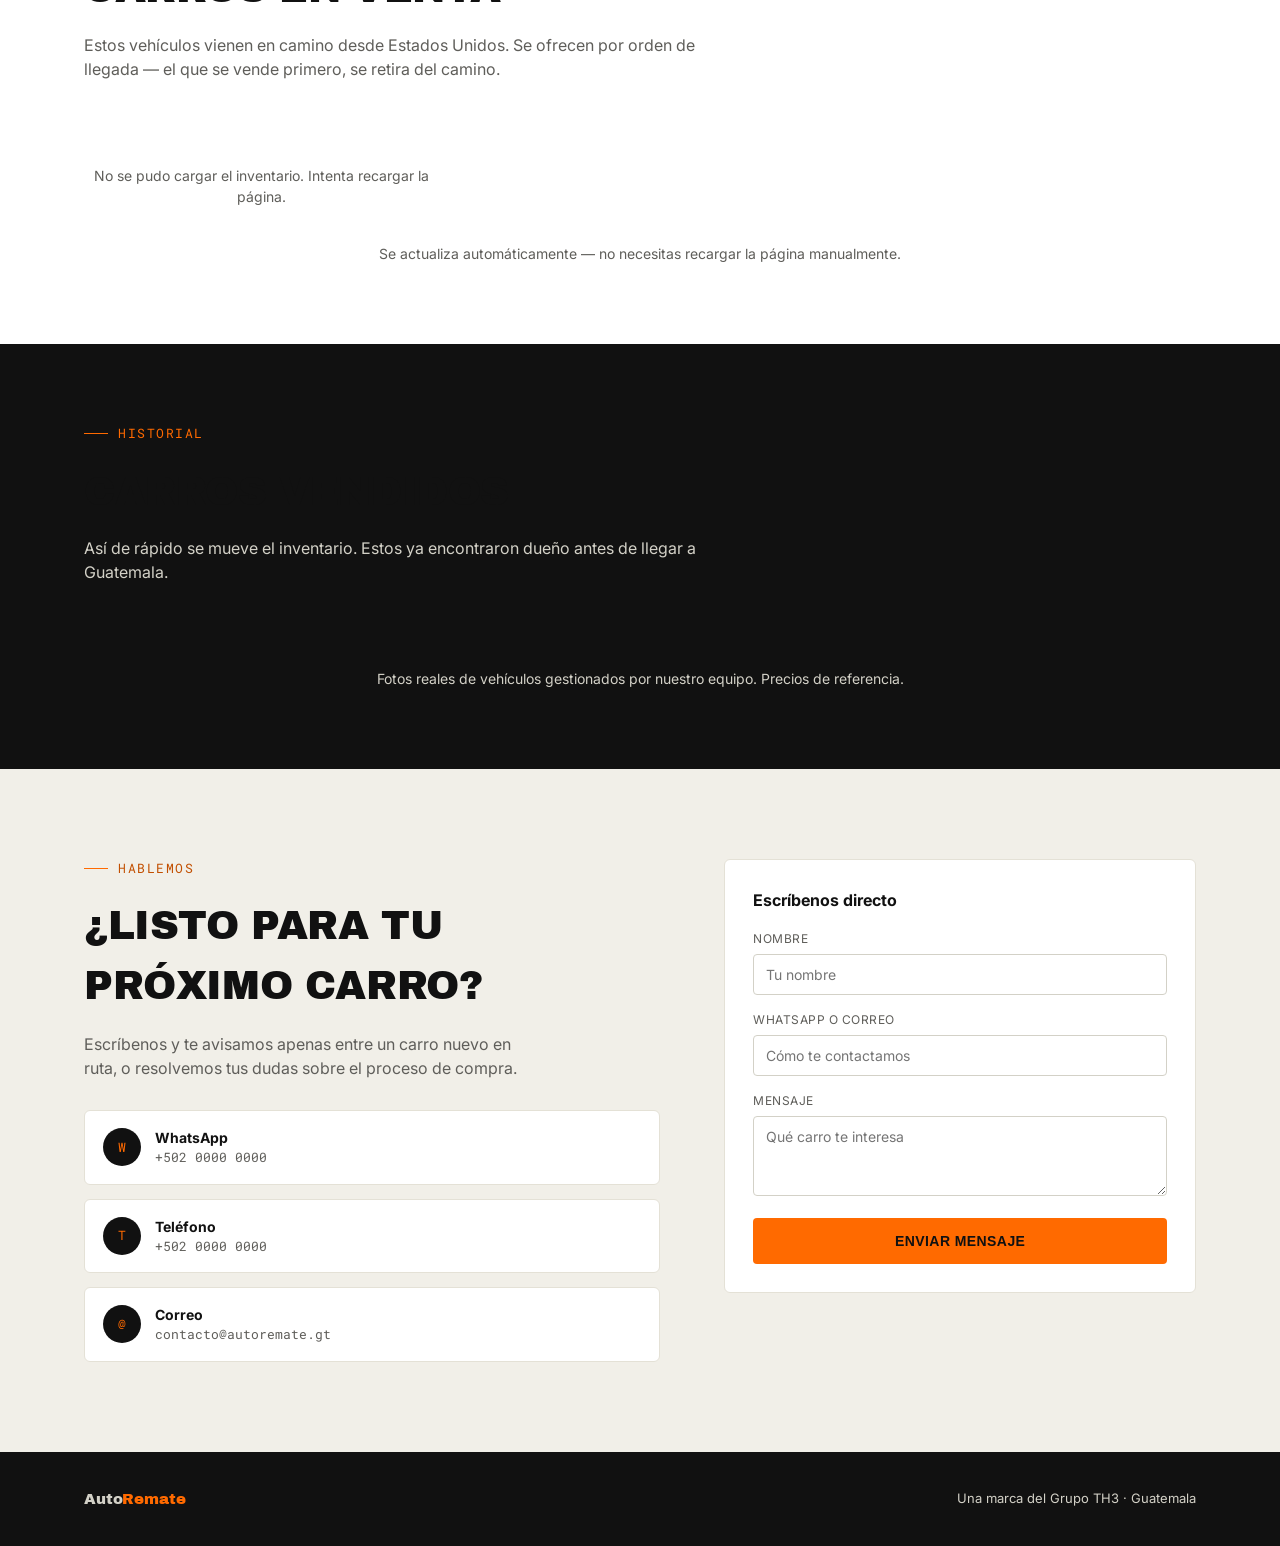
<file: index (3).html>
<!DOCTYPE html>
<html lang="es">
<head>
<meta charset="UTF-8">
<meta name="viewport" content="width=device-width, initial-scale=1.0">
<title>AutoRemate — Carros de subasta USA, directo a Guatemala</title>
<link rel="preconnect" href="https://fonts.googleapis.com">
<link rel="preconnect" href="https://fonts.gstatic.com" crossorigin>
<link href="https://fonts.googleapis.com/css2?family=Archivo+Black&family=Inter:wght@400;500;600;700&family=Roboto+Mono:wght@500&display=swap" rel="stylesheet">
<style>
  :root{
    --ink:#111111;
    --paper:#FFFFFF;
    --cream:#F1EFE8;
    --orange:#FF6A00;
    --orange-dark:#C24F00;
    --gray:#5F5E5A;
    --gray-light:#D3D1C7;
    --line:#E4E1D6;
  }
  *{box-sizing:border-box;margin:0;padding:0;}
  html{scroll-behavior:smooth;}
  body{
    font-family:'Inter',sans-serif;
    color:var(--ink);
    background:var(--paper);
    line-height:1.5;
    -webkit-font-smoothing:antialiased;
  }
  a{color:inherit;text-decoration:none;}
  img{max-width:100%;display:block;}
  .wrap{max-width:1160px;margin:0 auto;padding:0 24px;}
  h1,h2,h3{font-family:'Archivo Black',sans-serif;font-weight:400;letter-spacing:-0.01em;text-transform:uppercase;}
  .mono{font-family:'Roboto Mono',monospace;}

  /* header */
  header{
    position:sticky;top:0;z-index:50;
    background:rgba(255,255,255,0.92);
    backdrop-filter:blur(8px);
    border-bottom:1px solid var(--line);
  }
  .nav{display:flex;align-items:center;justify-content:space-between;padding:18px 0;}
  .logo{display:flex;align-items:center;gap:10px;}
  .logo-mark{width:34px;height:34px;border-radius:6px;background:var(--ink);position:relative;flex:none;}
  .logo-mark svg{position:absolute;inset:0;width:100%;height:100%;}
  .logo-text{font-family:'Archivo Black',sans-serif;font-size:18px;letter-spacing:-0.01em;}
  .logo-text span{color:var(--orange);}
  nav ul{list-style:none;display:flex;gap:32px;}
  nav a{font-size:14px;font-weight:600;text-transform:uppercase;letter-spacing:0.04em;}
  nav a:hover{color:var(--orange);}
  .nav-cta{
    background:var(--ink);color:var(--paper);
    padding:10px 20px;border-radius:4px;
    font-size:13px;font-weight:600;text-transform:uppercase;letter-spacing:0.04em;
  }
  .nav-cta:hover{background:var(--orange);}
  .burger{display:none;background:none;border:none;cursor:pointer;padding:8px;}
  .burger span{display:block;width:22px;height:2px;background:var(--ink);margin:5px 0;}

  /* hero */
  .hero{
    background:var(--ink);color:var(--paper);
    padding:90px 0 70px;
    position:relative;overflow:hidden;
  }
  .hero-route{
    position:absolute;right:-40px;top:0;bottom:0;width:420px;
    opacity:0.14;pointer-events:none;
  }
  .eyebrow{
    font-family:'Roboto Mono',monospace;font-size:13px;color:var(--orange);
    letter-spacing:0.12em;text-transform:uppercase;margin-bottom:18px;
    display:flex;align-items:center;gap:10px;
  }
  .eyebrow::before{content:"";width:24px;height:1px;background:var(--orange);}
  .hero h1{font-size:clamp(38px,6vw,72px);line-height:0.98;max-width:820px;}
  .hero h1 em{font-style:normal;color:var(--orange);}
  .hero p{font-size:18px;color:var(--gray-light);max-width:560px;margin:24px 0 34px;}
  .hero-actions{display:flex;gap:14px;flex-wrap:wrap;}
  .btn{
    display:inline-flex;align-items:center;gap:8px;
    padding:15px 26px;border-radius:4px;font-size:14px;font-weight:600;
    text-transform:uppercase;letter-spacing:0.03em;
    border:1px solid transparent;
  }
  .btn-primary{background:var(--orange);color:var(--ink);}
  .btn-primary:hover{background:#ffffff;}
  .btn-ghost{border-color:rgba(255,255,255,0.3);color:var(--paper);}
  .btn-ghost:hover{border-color:var(--paper);}

  .stats{display:flex;gap:48px;margin-top:56px;flex-wrap:wrap;}
  .stat b{font-family:'Archivo Black',sans-serif;font-size:32px;display:block;}
  .stat span{font-size:13px;color:var(--gray-light);text-transform:uppercase;letter-spacing:0.04em;}

  /* how it works */
  .how{padding:80px 0;background:var(--cream);}
  .section-head{max-width:640px;margin-bottom:48px;}
  .section-head .eyebrow{color:var(--orange-dark);}
  .section-head .eyebrow::before{background:var(--orange-dark);}
  .section-head h2{font-size:clamp(28px,4vw,40px);color:var(--ink);}
  .section-head p{color:var(--gray);font-size:16px;margin-top:14px;}

  .steps{display:grid;grid-template-columns:repeat(3,1fr);gap:1px;background:var(--line);border:1px solid var(--line);}
  .step{background:var(--paper);padding:32px;}
  .step .n{font-family:'Roboto Mono',monospace;color:var(--orange);font-size:14px;margin-bottom:14px;}
  .step h3{font-family:'Inter',sans-serif;font-weight:700;text-transform:none;font-size:18px;margin-bottom:10px;letter-spacing:0;}
  .step p{color:var(--gray);font-size:14px;}

  /* listings */
  .listings{padding:80px 0;}
  .listings.alt{background:var(--ink);color:var(--paper);}
  .listings.alt .section-head p{color:var(--gray-light);}
  .listings.alt .eyebrow{color:var(--orange);}
  .listings.alt .eyebrow::before{background:var(--orange);}

  .grid{display:grid;grid-template-columns:repeat(3,1fr);gap:24px;}
  .card{
    border:1px solid var(--line);border-radius:6px;overflow:hidden;
    background:var(--paper);position:relative;
  }
  .listings.alt .card{background:#1a1a1a;border-color:#2c2c2a;}
  .card-media{aspect-ratio:4/3;overflow:hidden;position:relative;background:#eee;}
  .card-media img{width:100%;height:100%;object-fit:cover;}
  .tag{
    position:absolute;top:12px;left:12px;
    font-family:'Roboto Mono',monospace;font-size:11px;
    padding:5px 10px;border-radius:3px;text-transform:uppercase;letter-spacing:0.04em;
  }
  .tag-transito{background:var(--orange);color:var(--ink);}
  .countdown{font-weight:600;}
  .countdown.urgent{color:var(--orange);}
  .card[data-sold-out] .tag-transito{background:var(--gray-light);}
  .tag-vendido{
    background:var(--ink);color:var(--paper);
    border:1px solid var(--orange);
  }
  .card-body{padding:18px 18px 20px;}
  .card-body h3{font-family:'Inter',sans-serif;font-weight:700;text-transform:none;font-size:17px;letter-spacing:0;margin-bottom:4px;}
  .card-meta{display:flex;gap:12px;font-size:12px;color:var(--gray);font-family:'Roboto Mono',monospace;margin-bottom:12px;}
  .listings.alt .card-meta{color:var(--gray-light);}
  .card-price{display:flex;justify-content:space-between;align-items:center;padding-top:12px;border-top:1px solid var(--line);}
  .listings.alt .card-price{border-color:#2c2c2a;}
  .price{font-family:'Archivo Black',sans-serif;font-size:19px;}
  .price-sold{color:var(--gray);text-decoration:line-through;font-size:16px;}
  .listings.alt .price-sold{color:var(--gray-light);}
  .card-cta{font-size:12px;font-weight:600;text-transform:uppercase;color:var(--orange);}
  .stamp{
    position:absolute;bottom:14px;right:14px;
    width:78px;height:78px;border-radius:50%;
    border:2px solid var(--orange);
    display:flex;align-items:center;justify-content:center;
    transform:rotate(-14deg);
    background:rgba(17,17,17,0.55);
    backdrop-filter:blur(1px);
  }
  .stamp span{
    font-family:'Roboto Mono',monospace;color:var(--orange);
    font-size:12px;font-weight:700;text-transform:uppercase;letter-spacing:0.05em;text-align:center;
  }

  .listings-foot{margin-top:36px;text-align:center;color:var(--gray);font-size:14px;}
  .listings.alt .listings-foot{color:var(--gray-light);}

  /* contact */
  .contact{padding:90px 0;background:var(--cream);}
  .contact-grid{display:grid;grid-template-columns:1.1fr 0.9fr;gap:64px;align-items:start;}
  .contact h2{font-size:clamp(28px,4vw,40px);}
  .contact p.lead{color:var(--gray);font-size:16px;margin:16px 0 30px;max-width:440px;}
  .channels{display:flex;flex-direction:column;gap:14px;}
  .channel{
    display:flex;align-items:center;gap:14px;
    background:var(--paper);border:1px solid var(--line);border-radius:6px;
    padding:16px 18px;
  }
  .channel .ico{
    width:38px;height:38px;border-radius:50%;background:var(--ink);color:var(--orange);
    display:flex;align-items:center;justify-content:center;font-family:'Roboto Mono',monospace;font-size:13px;flex:none;
  }
  .channel b{display:block;font-size:14px;}
  .channel span{display:block;font-size:13px;color:var(--gray);font-family:'Roboto Mono',monospace;}

  form{background:var(--paper);border:1px solid var(--line);border-radius:6px;padding:28px;}
  form h3{font-family:'Inter',sans-serif;font-weight:700;text-transform:none;font-size:16px;margin-bottom:18px;letter-spacing:0;}
  .field{margin-bottom:16px;}
  .field label{display:block;font-size:12px;text-transform:uppercase;letter-spacing:0.04em;color:var(--gray);margin-bottom:6px;}
  .field input,.field textarea{
    width:100%;border:1px solid var(--gray-light);border-radius:4px;
    padding:11px 12px;font-family:'Inter',sans-serif;font-size:14px;background:var(--paper);
  }
  .field textarea{resize:vertical;min-height:80px;}
  form .btn-primary{width:100%;justify-content:center;border:none;cursor:pointer;}

  footer{background:var(--ink);color:var(--gray-light);padding:36px 0;}
  .foot-row{display:flex;justify-content:space-between;align-items:center;font-size:13px;flex-wrap:wrap;gap:12px;}
  .foot-row .logo-text{font-size:15px;}

  @media(max-width:860px){
    nav ul,.nav-cta{display:none;}
    .burger{display:block;}
    .stats{gap:28px;}
    .steps{grid-template-columns:1fr;}
    .grid{grid-template-columns:1fr;}
    .contact-grid{grid-template-columns:1fr;gap:36px;}
  }
</style>
</head>
<body>

<header>
  <div class="wrap nav">
    <div class="logo">
      <span class="logo-mark">
        <svg viewBox="0 0 200 200" xmlns="http://www.w3.org/2000/svg">
          <path d="M55 150 L55 50 L120 50 Q150 50 150 82 Q150 112 120 112 L75 112 L150 150"
                fill="none" stroke="#FF6A00" stroke-width="16" stroke-linecap="round" stroke-linejoin="round"/>
          <circle cx="150" cy="150" r="9" fill="#FF6A00"/>
        </svg>
      </span>
      <span class="logo-text">Auto<span>Remate</span></span>
    </div>
    <nav>
      <ul>
        <li><a href="#como-funciona">Cómo funciona</a></li>
        <li><a href="#en-venta">En venta</a></li>
        <li><a href="#vendidos">Vendidos</a></li>
        <li><a href="#contacto">Contacto</a></li>
      </ul>
    </nav>
    <a href="#contacto" class="nav-cta">Contactar</a>
    <button class="burger" aria-label="Menú"><span></span><span></span><span></span></button>
  </div>
</header>

<section class="hero">
  <div class="wrap">
    <div class="eyebrow">Directo de subasta a ti</div>
    <h1>Carros que ya vienen<br><em>en camino</em>, a tu alcance.</h1>
    <p>Compramos vehículos directo en las subastas de Estados Unidos y los ofrecemos mientras cruzan hacia Guatemala. Tú eliges, tú decides si reparas y conservas, o reparas y vendes.</p>
    <div class="hero-actions">
      <a href="#en-venta" class="btn btn-primary">Ver carros en ruta</a>
      <a href="#como-funciona" class="btn btn-ghost">Cómo funciona</a>
    </div>
    <div class="stats">
      <div class="stat"><b>20+</b><span>Años en importación</span></div>
      <div class="stat"><b>USA → GT</b><span>Compra directo en subasta</span></div>
      <div class="stat"><b>100%</b><span>Documentación en regla</span></div>
    </div>
  </div>
</section>

<section class="how" id="como-funciona">
  <div class="wrap">
    <div class="section-head">
      <div class="eyebrow">El proceso</div>
      <h2>Así funciona AutoRemate</h2>
      <p>Nosotros compramos, tú aprovechas el precio antes de que el carro se repare.</p>
    </div>
    <div class="steps">
      <div class="step">
        <div class="n mono">01 / Compra</div>
        <h3>Compramos en subasta USA</h3>
        <p>Seleccionamos y compramos vehículos directo en las subastas de Estados Unidos, con más de 20 años de experiencia detrás de cada elección.</p>
      </div>
      <div class="step">
        <div class="n mono">02 / Ruta</div>
        <h3>Lo publicamos en camino</h3>
        <p>Mientras el carro viaja hacia Guatemala, lo ofrecemos a precio de subasta, sin reparar, con toda su documentación en regla.</p>
      </div>
      <div class="step">
        <div class="n mono">03 / Tu decisión</div>
        <h3>Tú eliges qué hacer</h3>
        <p>Repáralo y consérvalo, o repáralo y véndelo con ganancia. El carro es tuyo desde que llega — la decisión también.</p>
      </div>
    </div>
  </div>
</section>

<section class="listings" id="en-venta">
  <div class="wrap">
    <div class="section-head">
      <div class="eyebrow">En ruta ahora</div>
      <h2>Carros en venta</h2>
      <p>Estos vehículos vienen en camino desde Estados Unidos. Se ofrecen por orden de llegada — el que se vende primero, se retira del camino.</p>
    </div>
    <div class="grid" id="ventaGrid">
      <p class="listings-foot">Cargando inventario…</p>
    </div>
    <p class="listings-foot">Se actualiza automáticamente — no necesitas recargar la página manualmente.</p>
  </div>
</section>

<section class="listings alt" id="vendidos">
  <div class="wrap">
    <div class="section-head">
      <div class="eyebrow">Historial</div>
      <h2>Carros vendidos</h2>
      <p>Así de rápido se mueve el inventario. Estos ya encontraron dueño antes de llegar a Guatemala.</p>
    </div>
    <div class="grid" id="vendidoGrid">
      <p class="listings-foot">Cargando…</p>
    </div>
    <p class="listings-foot">Fotos reales de vehículos gestionados por nuestro equipo. Precios de referencia.</p>
  </div>
</section>

<section class="contact" id="contacto">
  <div class="wrap contact-grid">
    <div>
      <div class="eyebrow" style="color:var(--orange-dark)">Hablemos</div>
      <h2>¿Listo para tu próximo carro?</h2>
      <p class="lead">Escríbenos y te avisamos apenas entre un carro nuevo en ruta, o resolvemos tus dudas sobre el proceso de compra.</p>
      <div class="channels">
        <div class="channel">
          <div class="ico">W</div>
          <div><b>WhatsApp</b><span>+502 0000 0000</span></div>
        </div>
        <div class="channel">
          <div class="ico">T</div>
          <div><b>Teléfono</b><span>+502 0000 0000</span></div>
        </div>
        <div class="channel">
          <div class="ico">@</div>
          <div><b>Correo</b><span>contacto@autoremate.gt</span></div>
        </div>
      </div>
    </div>
    <form onsubmit="event.preventDefault(); alert('Formulario de ejemplo — conectar a WhatsApp o correo real.');">
      <h3>Escríbenos directo</h3>
      <div class="field">
        <label>Nombre</label>
        <input type="text" placeholder="Tu nombre" required>
      </div>
      <div class="field">
        <label>WhatsApp o correo</label>
        <input type="text" placeholder="Cómo te contactamos" required>
      </div>
      <div class="field">
        <label>Mensaje</label>
        <textarea placeholder="Qué carro te interesa"></textarea>
      </div>
      <button type="submit" class="btn btn-primary">Enviar mensaje</button>
    </form>
  </div>
</section>

<footer>
  <div class="wrap foot-row">
    <div class="logo">
      <span class="logo-text">Auto<span>Remate</span></span>
    </div>
    <span>Una marca del Grupo TH3 · Guatemala</span>
  </div>
</footer>

<script>
  // Set this once to your deployed Worker URL (same as in admin.html)
  const API_BASE = "https://autoremate-api.jonagar90.workers.dev";

  function daysLeftText(arrival){
    const now = new Date(); now.setHours(0,0,0,0);
    const arr = new Date(arrival + "T00:00:00");
    const daysLeft = Math.round((arr - now) / 86400000);
    if(daysLeft > 1) return { text: "Llega en " + daysLeft + " días", urgent: daysLeft <= 3 };
    if(daysLeft === 1) return { text: "Llega mañana", urgent: true };
    if(daysLeft === 0) return { text: "Llega hoy", urgent: true };
    return { text: "Ya en Guatemala", urgent: true };
  }

  function ventaCardHTML(car){
    const img = car.image ? `${API_BASE}/${car.image}` : "";
    const dl = car.arrival ? daysLeftText(car.arrival) : { text: "En ruta", urgent: false };
    return `
      <div class="card">
        <div class="card-media">
          <img src="${img}" alt="${car.title}, en ruta hacia Guatemala">
          <span class="tag tag-transito">En tránsito</span>
        </div>
        <div class="card-body">
          <h3>${car.title}</h3>
          <div class="card-meta"><span class="${dl.urgent ? 'countdown urgent' : 'countdown'}">${dl.text}</span><span>·</span><span>${car.damage || ''}</span></div>
          <div class="card-price">
            <span class="price">$${Number(car.price).toLocaleString('en-US')}</span>
            <span class="card-cta">Reservar →</span>
          </div>
        </div>
      </div>`;
  }

  function vendidoCardHTML(car){
    const img = car.image ? `${API_BASE}/${car.image}` : "";
    return `
      <div class="card">
        <div class="card-media">
          <img src="${img}" alt="${car.title} vendido">
          <span class="tag tag-vendido">Vendido</span>
          <div class="stamp"><span>Vendido</span></div>
        </div>
        <div class="card-body">
          <h3>${car.title}</h3>
          <div class="card-meta"><span>${car.stock ? 'Stock ' + car.stock : ''}</span></div>
          <div class="card-price">
            <span class="price-sold">$${Number(car.price).toLocaleString('en-US')}</span>
            <span class="card-cta">Vendido en ruta</span>
          </div>
        </div>
      </div>`;
  }

  async function loadInventory(){
    const ventaGrid = document.getElementById("ventaGrid");
    const vendidoGrid = document.getElementById("vendidoGrid");
    try{
      const res = await fetch(`${API_BASE}/api/cars`);
      const data = await res.json();
      const cars = data.cars || [];
      const enVenta = cars.filter(c => c.type === "venta");
      const vendidos = cars.filter(c => c.type === "vendido");

      ventaGrid.innerHTML = enVenta.length
        ? enVenta.map(ventaCardHTML).join("")
        : `<p class="listings-foot">Por ahora no hay carros en ruta — vuelve pronto.</p>`;

      vendidoGrid.innerHTML = vendidos.length
        ? vendidos.map(vendidoCardHTML).join("")
        : `<p class="listings-foot">Aún no hay carros vendidos registrados.</p>`;
    } catch(e){
      ventaGrid.innerHTML = `<p class="listings-foot">No se pudo cargar el inventario. Intenta recargar la página.</p>`;
      vendidoGrid.innerHTML = "";
    }
  }

  loadInventory();
  setInterval(loadInventory, 5 * 60 * 1000); // refresh every 5 min so countdowns and new cars stay current
</script>
</body>
</html>
</file>
<file: assets/site.css>
:root{--bg:#060809;--panel:#0b0e0f;--line:#24292b;--text:#f7f7f5;--muted:#a8adaf;--orange:#ff651f;--green:#25d366;--max:1460px}
*{box-sizing:border-box}html{scroll-behavior:smooth}body{margin:0;background:var(--bg);color:var(--text);font-family:Inter,Arial,sans-serif}.shell{width:min(var(--max),calc(100% - 72px));margin:auto}a{color:inherit;text-decoration:none}.svgDefs{position:absolute;width:0;height:0;overflow:hidden}
.siteHeader{height:96px;background:rgba(5,7,8,.98);border-bottom:1px solid #24292a;display:flex;align-items:center;position:sticky;top:0;z-index:50}.headerInner{display:flex;align-items:center;justify-content:space-between}.brand{display:flex;align-items:center;gap:15px}.brandMark{width:64px;height:64px;border:1px solid #34393a;border-radius:12px;display:grid;place-items:center;background:linear-gradient(145deg,#101415,#080a0b);box-shadow:inset 0 0 20px rgba(255,101,31,.025)}.brandMark svg{width:45px;height:45px;fill:var(--orange)}.brandCopy{display:flex;flex-direction:column}.brandName{font-size:29px;line-height:1;font-weight:900;letter-spacing:-1px}.brandName span{color:var(--orange)}.brandSlogan{font-size:8px;letter-spacing:1.85px;font-weight:800;margin-top:8px;color:#f0f0ee}.nav{display:flex;align-items:center;gap:42px;font-size:15px}.nav>a:not(.waTop){padding:37px 0 31px;position:relative}.nav>a.active:after{content:"";position:absolute;left:0;right:0;bottom:20px;height:4px;border-radius:4px;background:var(--orange)}.navSearch{width:29px;height:29px;margin-left:9px}.navSearch svg{width:100%;height:100%;fill:none;stroke:white;stroke-width:2}.waTop{display:flex;align-items:center;gap:10px;background:var(--orange);padding:16px 22px;border-radius:9px;font-weight:800}.waTop svg{width:24px;height:24px;fill:none;stroke:white;stroke-width:1.7;stroke-linecap:round;stroke-linejoin:round}
.hero{height:520px;position:relative;overflow:hidden}.heroPhoto{position:absolute;inset:0;background-image:linear-gradient(90deg,rgba(5,7,8,.98) 0%,rgba(5,7,8,.84) 25%,rgba(5,7,8,.28) 52%,rgba(5,7,8,.05) 100%),url('hero-showroom.webp');background-size:cover;background-position:center}.heroInner{height:100%;position:relative;display:flex;align-items:center}.heroCopy{max-width:600px}.heroCopy h1{font-size:61px;line-height:.98;letter-spacing:-2.8px;margin:0 0 18px;font-weight:900}.heroCopy h1 span{color:var(--orange)}.heroCopy p{font-size:20px;line-height:1.55;margin:0 0 27px;color:#e0e2e2}.heroCta{display:inline-flex;align-items:center;gap:18px;background:var(--orange);border-radius:9px;padding:18px 25px;font-size:16px;font-weight:850;box-shadow:0 9px 30px rgba(255,101,31,.12)}.heroCta b{font-size:20px}
.benefits{background:radial-gradient(circle at 50% 0,rgba(255,101,31,.035),transparent 40%),linear-gradient(180deg,#0d1011,#080b0c);border-block:1px solid #282d2f}.benefitsGrid{display:grid;grid-template-columns:repeat(4,1fr);min-height:132px;align-items:center;gap:28px}.benefit{display:grid;grid-template-columns:68px 1fr;gap:22px;align-items:center;padding:18px 0}.benefitIcon{width:66px;height:66px;border:1px solid rgba(255,101,31,.32);border-radius:13px;display:grid;place-items:center;background:radial-gradient(circle,rgba(255,101,31,.12),rgba(255,101,31,.025) 60%,transparent 72%);box-shadow:inset 0 0 22px rgba(255,101,31,.04)}.benefitIcon svg{width:32px;height:32px;fill:none;stroke:var(--orange);stroke-width:1.8;stroke-linecap:round;stroke-linejoin:round}.benefit strong{font-size:14px}.benefit p{font-size:13px;color:#c2c5c6;line-height:1.5;margin:8px 0 0;max-width:220px}
.showroom{padding:42px 0 56px}.soldSection{padding-top:18px}.sectionTitle{display:flex;justify-content:space-between;align-items:end;margin-bottom:22px}.sectionTitle h2{font-size:31px;margin:0 0 4px;letter-spacing:-1px}.sectionTitle h2 span{color:var(--orange)}.sectionTitle p{color:var(--muted);font-size:13px;margin:0}.dealGrid{display:grid;grid-template-columns:repeat(4,minmax(0,1fr));gap:20px}.dealCard{background:linear-gradient(180deg,#0f1314,#090c0d);border:1px solid #34393b;border-radius:11px;overflow:hidden;cursor:pointer;transition:.2s}.dealCard:hover{transform:translateY(-3px);border-color:#555}.dealImage{aspect-ratio:1.62/1;position:relative;background:#151819;overflow:hidden}.dealImage img{width:100%;height:100%;object-fit:cover}.dealBadge{position:absolute;left:15px;top:13px;background:#182022;color:white;border-radius:6px;padding:7px 11px;font-size:11px;font-weight:800}.dealBadge.available{background:#087a27}.dealBadge.sold{background:#353a3b}.dealBody{padding:15px 16px 17px}.dealBody h3{font-size:17px;margin:0 0 5px}.dealMeta{font-size:12px;color:#c1c5c6;min-height:18px}.dealPrice{font-size:27px;color:var(--orange);font-weight:900;margin-top:14px}.loading,.empty{grid-column:1/-1;border:1px dashed #333;padding:45px;text-align:center;color:var(--muted);border-radius:10px}
.contact{background:#101415;border-block:1px solid #272c2d;padding:34px 0}.contactInner{display:flex;justify-content:space-between;align-items:center}.contact h2{margin:0 0 5px}.contact p{margin:0;color:var(--muted)}.waContact{display:flex;align-items:center;gap:10px;background:var(--green);padding:14px 21px;border-radius:8px;font-weight:800}.waContact svg,.floatingWa svg{width:25px;height:25px;fill:none;stroke:white;stroke-width:1.7;stroke-linecap:round;stroke-linejoin:round}.floatingWa{position:fixed;right:27px;bottom:27px;width:62px;height:62px;border-radius:50%;background:var(--green);display:grid;place-items:center;z-index:45;box-shadow:0 10px 30px rgba(37,211,102,.34)}.floatingWa svg{width:34px;height:34px}
footer{padding:30px 0;color:#929899;font-size:10px;letter-spacing:1.4px}.footerInner{display:flex;align-items:center;justify-content:space-between}.brandName.small{font-size:20px;color:white;letter-spacing:-.5px}
.modal{position:fixed;inset:0;background:rgba(0,0,0,.86);z-index:100;display:none;overflow:auto;padding:30px}.modal.open{display:block}.modalBox{position:relative;width:min(1400px,100%);margin:auto;background:#0b0e0f;border:1px solid #303638;border-radius:18px;overflow:hidden}.modalClose{position:absolute;right:18px;top:18px;z-index:5;width:42px;height:42px;border-radius:50%;background:#111617;border:1px solid #444;color:white;font-size:25px}.modalGrid{display:grid;grid-template-columns:1.45fr .75fr}.gallery{padding:30px;background:#080a0b}.mainPhoto{height:560px}.mainPhoto img{width:100%;height:100%;object-fit:contain}.thumbs{display:grid;grid-template-columns:repeat(6,1fr);gap:8px;margin-top:10px}.thumb{height:72px;border:1px solid #333;background:#111;padding:0;border-radius:6px;overflow:hidden}.thumb img{width:100%;height:100%;object-fit:cover}.modalInfo{padding:60px 40px}.modalInfo h2{font-size:38px;margin:18px 0 8px}.modalPrice{font-size:38px;color:var(--orange);font-weight:900;margin:15px 0 25px}.facts{border-top:1px solid #292e30}.fact{display:grid;grid-template-columns:140px 1fr;padding:13px 0;border-bottom:1px solid #292e30;font-size:13px}.fact span{color:var(--muted)}
@media(max-width:1050px){.nav{gap:20px}.dealGrid{grid-template-columns:repeat(2,1fr)}.benefitsGrid{grid-template-columns:repeat(2,1fr)}.modalGrid{grid-template-columns:1fr}.mainPhoto{height:450px}}
@media(max-width:720px){.shell{width:calc(100% - 28px)}.siteHeader{height:78px}.brandMark{width:48px;height:48px}.brandMark svg{width:34px;height:34px}.brandName{font-size:22px}.brandSlogan{font-size:6px}.nav>a:not(.waTop),.navSearch{display:none}.waTop{padding:12px}.waTop svg{width:20px}.hero{height:540px}.heroCopy h1{font-size:43px}.heroCopy p{font-size:16px}.benefitsGrid{grid-template-columns:1fr;gap:0;padding-block:12px}.benefit{padding:12px 0}.dealGrid{grid-template-columns:1fr}.modal{padding:0}.modalBox{border-radius:0}.gallery{padding:65px 12px 12px}.mainPhoto{height:340px}.modalInfo{padding:28px 20px}.floatingWa{width:56px;height:56px;right:16px;bottom:16px}}
/* v5 — simplified navigation + institutional contact */
.nav{gap:52px}
.navSearch,.waTop{display:none!important}
.contact{padding:0;background:#090c0d;border-top:1px solid #252a2c;border-bottom:1px solid #252a2c}
.contactPanel{min-height:285px;display:grid;grid-template-columns:1.05fr .95fr;align-items:center;gap:90px;padding-top:46px;padding-bottom:46px}
.contactIntro{padding-right:40px}
.eyebrow{display:block;color:var(--orange);font-size:11px;letter-spacing:2.6px;font-weight:900;margin-bottom:13px}
.contactIntro h2{font-size:37px;line-height:1.03;letter-spacing:-1.4px;margin:0 0 16px;font-weight:900}
.contactIntro h2 span{color:var(--orange)}
.contactIntro p{max-width:520px;color:#aeb4b6;font-size:14px;line-height:1.65;margin:0}
.contactDetails{display:grid;grid-template-columns:1fr 1fr;gap:0;border:1px solid #2d3335;border-radius:12px;overflow:hidden;background:linear-gradient(145deg,#101415,#0a0d0e)}
.contactItem{min-height:94px;padding:20px 23px;display:flex;flex-direction:column;justify-content:center;border-bottom:1px solid #2d3335}
.contactItem:nth-child(odd){border-right:1px solid #2d3335}
.contactItem:nth-child(3){border-bottom:0}
.contactLabel{font-size:9px;letter-spacing:1.6px;font-weight:800;color:#8f9698;margin-bottom:8px}
.contactItem strong{font-size:15px;color:#f5f5f3}
.contactWa{min-height:94px;display:flex;align-items:center;justify-content:center;gap:11px;background:#151a1b;border-bottom:0;color:#fff;font-size:12px;font-weight:850;letter-spacing:.2px}
.contactWa:hover{background:#1b2223}
.contactWa svg{width:27px;height:27px;fill:none;stroke:#25d366;stroke-width:1.7;stroke-linecap:round;stroke-linejoin:round}
@media(max-width:900px){
  .contactPanel{grid-template-columns:1fr;gap:30px}
  .contactIntro{padding-right:0}
}
@media(max-width:720px){
  .nav{gap:22px}
  .nav>a:not(.waTop){display:block!important;padding:29px 0 24px;font-size:13px}
  .nav>a.active:after{bottom:17px}
  .brandSlogan{display:none}
  .contactPanel{padding-top:38px;padding-bottom:38px}
  .contactIntro h2{font-size:31px}
  .contactDetails{grid-template-columns:1fr}
  .contactItem:nth-child(odd){border-right:0}
  .contactItem:nth-child(3){border-bottom:1px solid #2d3335}
}

/* v6 — contact correction: no table, no duplicate website/WhatsApp CTA */
.contactPanelSimple{grid-template-columns:1fr 1.15fr;gap:110px}
.contactLinks{display:flex;align-items:center;justify-content:flex-start;gap:58px;flex-wrap:wrap}
.simpleContact{display:flex;align-items:center;gap:13px;color:#f5f5f3;font-size:15px;white-space:nowrap}
.simpleContact b{font-weight:800}
.simpleIcon{width:42px;height:42px;border-radius:10px;border:1px solid rgba(255,101,31,.35);display:grid;place-items:center;background:rgba(255,101,31,.04)}
.simpleIcon svg{width:21px;height:21px;fill:none;stroke:var(--orange);stroke-width:1.8;stroke-linecap:round;stroke-linejoin:round}
.contactDetails,.contactWa{display:none!important}
@media(max-width:1050px){.contactPanelSimple{grid-template-columns:1fr;gap:30px}.contactLinks{gap:28px 45px}}
@media(max-width:720px){.contactLinks{display:grid;gap:18px}.simpleContact{white-space:normal;font-size:14px}}

/* v8 — approved header logo only. Hero and remaining layout untouched. */
.brandOfficial{display:flex;align-items:center;height:72px;flex:0 0 auto}
.brandOfficial img{display:block;width:auto;height:61px;max-width:430px;object-fit:contain;object-position:left center}
.brandOfficial .brandMark,.brandOfficial .brandCopy{display:none!important}
@media(max-width:720px){
  .brandOfficial{height:54px;max-width:230px}
  .brandOfficial img{height:45px;max-width:230px}
}

/* v9 — approved header polish only */
.siteHeader{height:104px}
.brandOfficial{height:82px}
.brandOfficial img{
  height:78px;
  width:auto;
  max-width:540px;
  object-fit:contain;
  object-position:left center;
}
.floatingWa{
  width:68px;
  height:68px;
  right:28px;
  bottom:28px;
  background:#25D366;
  border:0;
  box-shadow:0 10px 34px rgba(37,211,102,.38);
}
.floatingWa img{
  width:39px;
  height:39px;
  display:block;
}
.floatingWa svg{display:none!important}
@media(max-width:720px){
  .siteHeader{height:82px}
  .brandOfficial{height:62px;max-width:270px}
  .brandOfficial img{height:58px;max-width:270px}
  .floatingWa{width:60px;height:60px;right:17px;bottom:17px}
  .floatingWa img{width:34px;height:34px}
}

/* v11 — approved clean hero + responsive behavior */
.hero{
  height:clamp(430px,31vw,590px);
  min-height:430px;
}
.heroPhoto{
  background-image:
    linear-gradient(90deg,rgba(3,5,6,.52) 0%,rgba(3,5,6,.24) 31%,rgba(3,5,6,.04) 58%,rgba(3,5,6,0) 78%),
    url("hero-approved-clean.webp") !important;
  background-size:cover !important;
  background-position:58% center !important;
  background-repeat:no-repeat !important;
}
.heroCopy{max-width:min(590px,43vw)}
.heroCopy h1{font-size:clamp(42px,3.65vw,61px)}
.heroCopy p{font-size:clamp(16px,1.25vw,20px)}
.benefitAssetIcon{display:block;width:36px;height:36px;object-fit:contain}
@media(max-width:1100px){
  .hero{height:clamp(440px,46vw,540px)}
  .heroPhoto{background-position:62% center !important}
  .heroCopy{max-width:48vw}
}
@media(max-width:760px){
  .hero{height:560px}
  .heroPhoto{
    background-position:68% center !important;
    background-image:
      linear-gradient(90deg,rgba(3,5,6,.82) 0%,rgba(3,5,6,.48) 58%,rgba(3,5,6,.10) 100%),
      url("hero-approved-clean.webp") !important;
  }
  .heroCopy{max-width:88%}
  .heroCopy h1{font-size:clamp(39px,10vw,48px)}
}

/* v12 — Deal detail rebuilt to approved visual */
.modal{display:none;position:fixed;inset:0;z-index:9999;background:#080b0c;overflow:auto}
.modal.open{display:block}
.modalBox.dealPage{width:100%;max-width:none;min-height:100vh;margin:0;background:#090c0d;border:0;border-radius:0;overflow:visible}
.detailShell{width:min(1460px,calc(100% - 72px));margin:auto}
.detailHeader{height:86px;position:sticky;top:0;z-index:10;background:rgba(6,9,10,.97);border-bottom:1px solid #24292b;backdrop-filter:blur(14px)}
.detailHeaderInner{height:100%;display:flex;align-items:center;justify-content:space-between}
.detailLogo{height:62px;width:auto}
.detailHeader nav{display:flex;gap:48px}
.detailHeader nav a{color:#f5f5f3;font-weight:650;font-size:14px}
.detailMain{background:radial-gradient(circle at 35% 0,#11171a 0,#090c0d 44%,#07090a 100%);min-height:calc(100vh - 86px);padding:20px 0 60px}
.detailToolbar{display:flex;justify-content:space-between;align-items:center;margin:0 0 20px}
.detailToolbar button{background:none;border:0;color:#c9cecf;font:inherit;cursor:pointer;padding:8px 0}
.detailToolbar>div{display:flex;align-items:center;gap:22px}.detailToolbar>div span{height:20px;width:1px;background:#343a3c}
.detailHero{display:grid;grid-template-columns:minmax(0,1.35fr) minmax(390px,.8fr);gap:42px;align-items:start}
.detailMainPhoto{position:relative;height:520px;background:#0c1011;border-radius:12px;overflow:hidden;border:1px solid #303638}
.detailMainPhoto img{width:100%;height:100%;object-fit:contain;background:#0a0d0e}
.photoCount{position:absolute;left:18px;bottom:16px;background:rgba(9,12,13,.82);padding:9px 14px;border-radius:22px;font-weight:700}
.detailThumbs{display:grid;grid-template-columns:repeat(6,minmax(0,1fr));gap:10px;margin-top:12px}
.detailThumb{height:88px;border:2px solid transparent;border-radius:8px;overflow:hidden;background:#111;cursor:pointer;padding:0}.detailThumb.selected{border-color:var(--orange)}
.detailThumb img{width:100%;height:100%;object-fit:cover}
.detailInfo{padding:8px 0 0}.detailBadges{display:flex;gap:10px;margin-bottom:20px}
.orangeBadge,.darkBadge{font-size:11px;font-weight:850;padding:8px 12px;border-radius:18px}
.orangeBadge{background:var(--orange);color:white}.darkBadge{border:1px solid #50585b;background:#14191b;color:white}
.detailInfo h1{font-size:34px;line-height:1.05;margin:0 0 5px;letter-spacing:-.7px}.detailTrim{color:#aeb4b6;letter-spacing:2px;font-size:16px;margin-bottom:17px}
.quickSpecs{display:flex;gap:22px;flex-wrap:wrap;padding-bottom:22px;border-bottom:1px solid #343a3c}.quickSpecs span{display:flex;gap:7px;align-items:center;color:#d4d7d8}.quickSpecs b{color:white}
.detailPrice{font-size:44px;font-weight:900;color:var(--orange);margin:20px 0 18px}
.detailFacts{border-top:1px solid #343a3c;padding-top:10px}.detailFacts>div{display:flex;gap:8px;padding:10px 0;color:#aeb4b6}.detailFacts strong{color:#f3f4f4}
.detailWa{margin-top:22px;height:58px;border-radius:29px;background:#18c65c;color:white;display:flex;align-items:center;justify-content:center;gap:12px;font-size:18px;font-weight:850;box-shadow:0 10px 30px rgba(24,198,92,.22)}
.detailWa img{width:31px;height:31px}.detailWa b{font-size:30px;font-weight:400;margin-left:8px}.detailDisclosure{color:#aeb4b6;line-height:1.55;font-size:13px;margin:15px 5px 0}
.detailTrust{margin-top:34px;display:grid;grid-template-columns:repeat(4,1fr);background:linear-gradient(90deg,#111617,#0d1112);border:1px solid #252b2d;border-radius:12px;overflow:hidden}
.detailTrust>div{min-height:86px;display:flex;align-items:center;justify-content:center;gap:16px;border-right:1px solid #303638}.detailTrust>div:last-child{border-right:0}
.detailTrust svg,.detailTrust img{width:40px;height:40px;fill:none;stroke:var(--orange);stroke-width:1.7}.detailTrust b{font-size:12px;line-height:1.35}
.detailColumns{display:grid;grid-template-columns:1fr 1.15fr 1fr;gap:0;margin-top:28px;border-top:1px solid #252b2d;padding-top:22px}
.detailColumns>div{padding:0 28px;border-right:1px solid #2d3335}.detailColumns>div:first-child{padding-left:0}.detailColumns>div:last-child{border-right:0;padding-right:0}
.detailColumns h3,.similarDeals h3{font-size:17px;margin:0 0 15px}.detailColumns p{color:#c5c9ca;line-height:1.55;font-size:14px}
.specRow{display:grid;grid-template-columns:1fr 1.15fr;gap:15px;padding:7px 0;border-bottom:1px solid #202527;font-size:13px}.specRow span{color:#aeb4b6}.specRow strong{font-weight:600}
.importantNote{margin-top:22px;border:1px solid #42494b;border-radius:10px;padding:18px;background:#121718}.importantNote b{color:var(--orange)}.importantNote p{margin:8px 0 0;font-size:12px}
.infoLine{padding:7px 0;color:#d8dbdc;font-size:13px}.infoLine span{color:var(--orange);margin-right:10px}
.similarDeals{margin-top:36px;padding-top:25px;border-top:1px solid #252b2d}.detailSectionHead{display:flex;justify-content:space-between;align-items:center;margin-bottom:16px}.detailSectionHead button{background:none;border:0;color:#d8dbdc;cursor:pointer}.similarGrid{display:grid;grid-template-columns:repeat(4,1fr);gap:16px}.similarGrid .dealCard{width:auto}
@media(max-width:1050px){.detailHero{grid-template-columns:1fr}.detailMainPhoto{height:500px}.detailInfo{max-width:760px}.detailColumns{grid-template-columns:1fr}.detailColumns>div{padding:24px 0;border-right:0;border-bottom:1px solid #2d3335}.detailTrust{grid-template-columns:repeat(2,1fr)}.detailTrust>div:nth-child(2){border-right:0}.detailTrust>div:nth-child(-n+2){border-bottom:1px solid #303638}.similarGrid{grid-template-columns:repeat(2,1fr)}}
@media(max-width:700px){.detailShell{width:min(100% - 28px,1460px)}.detailHeader{height:72px}.detailLogo{height:49px}.detailHeader nav{display:none}.detailToolbar>div{display:none}.detailMainPhoto{height:340px}.detailThumbs{grid-template-columns:repeat(4,1fr)}.detailThumb{height:68px}.detailInfo h1{font-size:28px}.detailPrice{font-size:38px}.detailTrust{grid-template-columns:1fr 1fr}.detailTrust>div{min-height:74px;padding:10px}.detailTrust svg,.detailTrust img{width:32px;height:32px}.similarGrid{grid-template-columns:1fr}.quickSpecs{gap:13px}.detailWa{font-size:16px}}

/* v13 — complete data-driven Deal architecture */
.detailThumbs{display:flex!important;overflow-x:auto;overflow-y:hidden;gap:10px;scrollbar-width:thin;padding-bottom:4px}
.detailThumb{flex:0 0 112px!important;height:82px!important}
.detailColumns .infoLine{display:flex;align-items:flex-start;gap:4px}
.detailColumns .infoLine span{font-size:17px;font-weight:900}
@media(max-width:700px){.detailThumb{flex-basis:88px!important;height:64px!important}}

/* v14 — compact gallery + cyclic navigation + fullscreen viewer */
.detailLogoLink{display:inline-flex;align-items:center}
.detailMain{padding-top:14px}
.detailToolbar{margin-bottom:12px}
.detailHero{gap:34px}
.detailMainPhoto{height:430px!important;isolation:isolate}
.dealPhotoBackdrop{position:absolute;inset:-18px;z-index:0;background-position:center;background-size:cover;filter:blur(22px) brightness(.30);transform:scale(1.08)}
.detailMainPhoto>img{position:relative;z-index:1;object-fit:contain!important;background:transparent!important}
.photoNav,.photoExpand{position:absolute;z-index:3;border:1px solid rgba(255,255,255,.2);background:rgba(5,8,9,.62);color:#fff;backdrop-filter:blur(5px);cursor:pointer;display:grid;place-items:center;box-shadow:0 5px 18px rgba(0,0,0,.25)}
.photoNav{top:50%;transform:translateY(-50%);width:44px;height:44px;border-radius:50%;font-size:34px;line-height:1}
.photoPrev{left:14px}.photoNext{right:14px}
.photoExpand{right:14px;top:14px;width:40px;height:40px;border-radius:50%;font-size:20px}
.photoCount{z-index:3}
.thumbRail{position:relative;margin-top:10px}
.detailThumbs{margin-top:0!important;scrollbar-width:none!important;-ms-overflow-style:none}
.detailThumbs::-webkit-scrollbar{display:none}
.detailThumb{flex:0 0 104px!important;height:70px!important}
.thumbRailNext{position:absolute;right:5px;top:50%;transform:translateY(-50%);width:38px;height:54px;border:0;border-radius:8px;background:rgba(15,19,20,.86);color:white;font-size:28px;cursor:pointer;box-shadow:-10px 0 18px rgba(0,0,0,.28)}
.detailTrust{margin-top:24px}
.detailColumns{margin-top:20px;padding-top:18px}
.photoViewer{display:none;position:fixed;inset:0;z-index:20000;background:rgba(0,0,0,.94);align-items:center;justify-content:center;padding:34px}
.photoViewer.open{display:flex}
.photoViewer>img{max-width:min(94vw,1500px);max-height:90vh;object-fit:contain;box-shadow:0 20px 70px rgba(0,0,0,.55)}
.viewerClose,.viewerNav{position:absolute;z-index:2;border:1px solid rgba(255,255,255,.22);background:rgba(20,24,25,.72);color:white;cursor:pointer;display:grid;place-items:center}
.viewerClose{right:24px;top:20px;width:46px;height:46px;border-radius:50%;font-size:30px}
.viewerNav{top:50%;transform:translateY(-50%);width:52px;height:62px;border-radius:12px;font-size:40px}.viewerPrev{left:22px}.viewerNext{right:22px}
.viewerCount{position:absolute;bottom:20px;left:50%;transform:translateX(-50%);background:rgba(15,18,19,.78);padding:8px 14px;border-radius:20px;font-weight:800}
@media(max-width:1050px){.detailMainPhoto{height:410px!important}}
@media(max-width:700px){.detailMainPhoto{height:310px!important}.detailThumb{flex-basis:82px!important;height:58px!important}.photoNav{width:38px;height:38px}.photoViewer{padding:15px}.viewerNav{width:42px;height:52px}.viewerPrev{left:8px}.viewerNext{right:8px}.viewerClose{right:12px;top:12px}}

/* =========================================================
   v15 — MOBILE OPTIMIZATION ONLY
   Desktop (>700px) intentionally unchanged.
   ========================================================= */
@media (max-width:700px){

  html,body{max-width:100%;overflow-x:hidden}
  body{width:100%}

  /* HOME HEADER */
  .siteHeader,.header{min-height:72px!important;height:auto!important}
  .headerShell,.headerInner,.navWrap{
    width:100%!important;max-width:100%!important;
  }
  .headerShell,.headerInner{
    padding-left:14px!important;padding-right:14px!important;
  }
  .brandLogo,.siteLogo,.logo img{
    max-width:220px!important;height:auto!important;
  }
  header nav,.siteHeader nav{
    gap:15px!important;margin-left:auto!important;white-space:nowrap;
  }
  header nav a,.siteHeader nav a{
    font-size:13px!important;
  }

  /* HOME HERO */
  .hero{
    min-height:570px!important;
    height:auto!important;
  }
  .heroContent{
    width:100%!important;max-width:none!important;
    padding-left:24px!important;padding-right:24px!important;
  }
  .hero h1{
    font-size:clamp(43px,12vw,58px)!important;
    line-height:.94!important;
    letter-spacing:-2px!important;
  }
  .hero p{
    font-size:18px!important;line-height:1.48!important;
    max-width:520px!important;
  }
  .hero .cta,.heroCta{
    width:min(100%,480px)!important;
    min-height:62px!important;
    justify-content:center!important;
    font-size:16px!important;
  }
  .heroPhoto{
    background-position:64% center!important;
  }

  /* DETAIL HEADER */
  .detailHeader{
    height:72px!important;
  }
  .detailHeaderInner{
    padding:0!important;
  }
  .detailLogo{
    height:54px!important;
    max-width:245px!important;
  }
  .detailHeader nav{display:none!important}

  /* DETAIL PAGE — TRUE SINGLE COLUMN */
  .detailMain{
    width:100%!important;
    padding:14px 0 38px!important;
    overflow:hidden!important;
  }
  .detailShell{
    width:calc(100% - 28px)!important;
    max-width:none!important;
    margin:0 14px!important;
  }
  .detailToolbar{
    margin:2px 0 14px!important;
  }
  .detailToolbar button{
    font-size:15px!important;
  }
  .detailHero{
    display:block!important;
    width:100%!important;
  }
  .detailGallery,.detailInfo{
    width:100%!important;max-width:100%!important;min-width:0!important;
  }

  /* MAIN PHOTO */
  .detailMainPhoto{
    width:100%!important;
    height:auto!important;
    aspect-ratio:4/3!important;
    min-height:0!important;
    border-radius:10px!important;
    overflow:hidden!important;
  }
  .detailMainPhoto>img{
    position:absolute!important;inset:0!important;
    width:100%!important;height:100%!important;
    object-fit:contain!important;
  }
  .dealPhotoBackdrop{
    inset:-12px!important;
  }
  .photoNav{
    width:38px!important;height:38px!important;
    font-size:29px!important;
  }
  .photoPrev{left:9px!important}.photoNext{right:9px!important}
  .photoExpand{
    width:38px!important;height:38px!important;
    right:9px!important;top:9px!important;
  }
  .photoCount{
    left:10px!important;bottom:10px!important;
    font-size:13px!important;
  }

  /* THUMBNAILS — TOUCH SCROLLER */
  .thumbRail{
    width:100%!important;overflow:hidden!important;margin-top:9px!important;
  }
  .detailThumbs{
    width:100%!important;
    display:flex!important;
    overflow-x:auto!important;overflow-y:hidden!important;
    gap:8px!important;
    scroll-snap-type:x proximity;
    -webkit-overflow-scrolling:touch;
    scrollbar-width:none!important;
    padding:0 0 2px!important;
  }
  .detailThumbs::-webkit-scrollbar{display:none!important}
  .detailThumb{
    flex:0 0 23%!important;
    width:23%!important;
    height:auto!important;
    aspect-ratio:1.35/1!important;
    scroll-snap-align:start;
    border-radius:7px!important;
  }
  .thumbRailNext{display:none!important}

  /* VEHICLE PRIMARY INFO */
  .detailInfo{
    padding-top:28px!important;
  }
  .detailBadges{
    margin-bottom:18px!important;gap:8px!important;
  }
  .orangeBadge,.darkBadge{
    font-size:10px!important;padding:8px 12px!important;
  }
  .detailInfo h1{
    font-size:clamp(29px,8vw,38px)!important;
    line-height:1.02!important;
    letter-spacing:-.7px!important;
    overflow-wrap:anywhere;
  }
  .detailTrim{
    font-size:14px!important;margin:6px 0 14px!important;
  }
  .quickSpecs{
    display:grid!important;
    grid-template-columns:1fr 1fr!important;
    gap:11px 16px!important;
    width:100%!important;
    padding:14px 0 18px!important;
  }
  .quickSpecs span{
    min-width:0!important;
    font-size:14px!important;
    white-space:normal!important;
    overflow-wrap:anywhere;
  }
  .detailPrice{
    font-size:42px!important;
    margin:18px 0 14px!important;
  }
  .detailFacts{
    padding-top:7px!important;
  }
  .detailFacts>div{
    display:grid!important;
    grid-template-columns:minmax(112px,.8fr) 1.2fr!important;
    gap:10px!important;
    padding:9px 0!important;
    font-size:14px!important;
  }
  .detailWa{
    width:100%!important;height:56px!important;
    margin-top:18px!important;
    font-size:16px!important;
  }
  .detailDisclosure{
    margin:12px 2px 0!important;
    font-size:12px!important;
  }

  /* TRUST STRIP 2 x 2 */
  .detailTrust{
    grid-template-columns:1fr 1fr!important;
    margin-top:22px!important;
    border-radius:10px!important;
  }
  .detailTrust>div{
    min-width:0!important;min-height:82px!important;
    padding:11px!important;
    justify-content:flex-start!important;
    gap:10px!important;
  }
  .detailTrust svg,.detailTrust img{
    width:31px!important;height:31px!important;flex:0 0 31px!important;
  }
  .detailTrust b{
    font-size:10px!important;line-height:1.3!important;
  }

  /* LOWER INFORMATION */
  .detailColumns{
    display:block!important;
    margin-top:20px!important;
    padding-top:0!important;
  }
  .detailColumns>div{
    width:100%!important;
    padding:20px 0!important;
    border-right:0!important;
    border-bottom:1px solid #2d3335!important;
  }
  .detailColumns h3{
    font-size:17px!important;margin-bottom:13px!important;
  }
  .specRow{
    grid-template-columns:.85fr 1.15fr!important;
    font-size:13px!important;
    padding:8px 0!important;
  }
  .importantNote{padding:15px!important;margin-top:16px!important}

  /* SIMILAR DEALS — HORIZONTAL MOBILE CAROUSEL */
  .similarDeals{
    width:100%!important;margin-top:22px!important;
  }
  .similarGrid{
    display:flex!important;
    overflow-x:auto!important;
    gap:12px!important;
    scroll-snap-type:x mandatory;
    scrollbar-width:none!important;
    padding-bottom:4px!important;
  }
  .similarGrid::-webkit-scrollbar{display:none!important}
  .similarGrid .dealCard{
    flex:0 0 82%!important;
    min-width:82%!important;
    scroll-snap-align:start;
  }

  /* FULLSCREEN VIEWER */
  .photoViewer{padding:8px!important}
  .photoViewer>img{max-width:100%!important;max-height:86vh!important}
  .viewerPrev{left:7px!important}.viewerNext{right:7px!important}
  .viewerClose{right:10px!important;top:10px!important}

  /* FLOATING WHATSAPP — don't cover content */
  .waFloat,.floatingWhatsApp,.whatsappFloat{
    width:58px!important;height:58px!important;
    right:16px!important;bottom:18px!important;
  }
}

/* Extra narrow phones */
@media (max-width:390px){
  header nav,.siteHeader nav{gap:10px!important}
  header nav a,.siteHeader nav a{font-size:12px!important}
  .brandLogo,.siteLogo,.logo img{max-width:190px!important}
  .heroContent{padding-left:18px!important;padding-right:18px!important}
  .detailShell{width:calc(100% - 22px)!important;margin:0 11px!important}
  .detailThumb{flex-basis:29%!important;width:29%!important}
  .detailPrice{font-size:38px!important}
}
</file>
